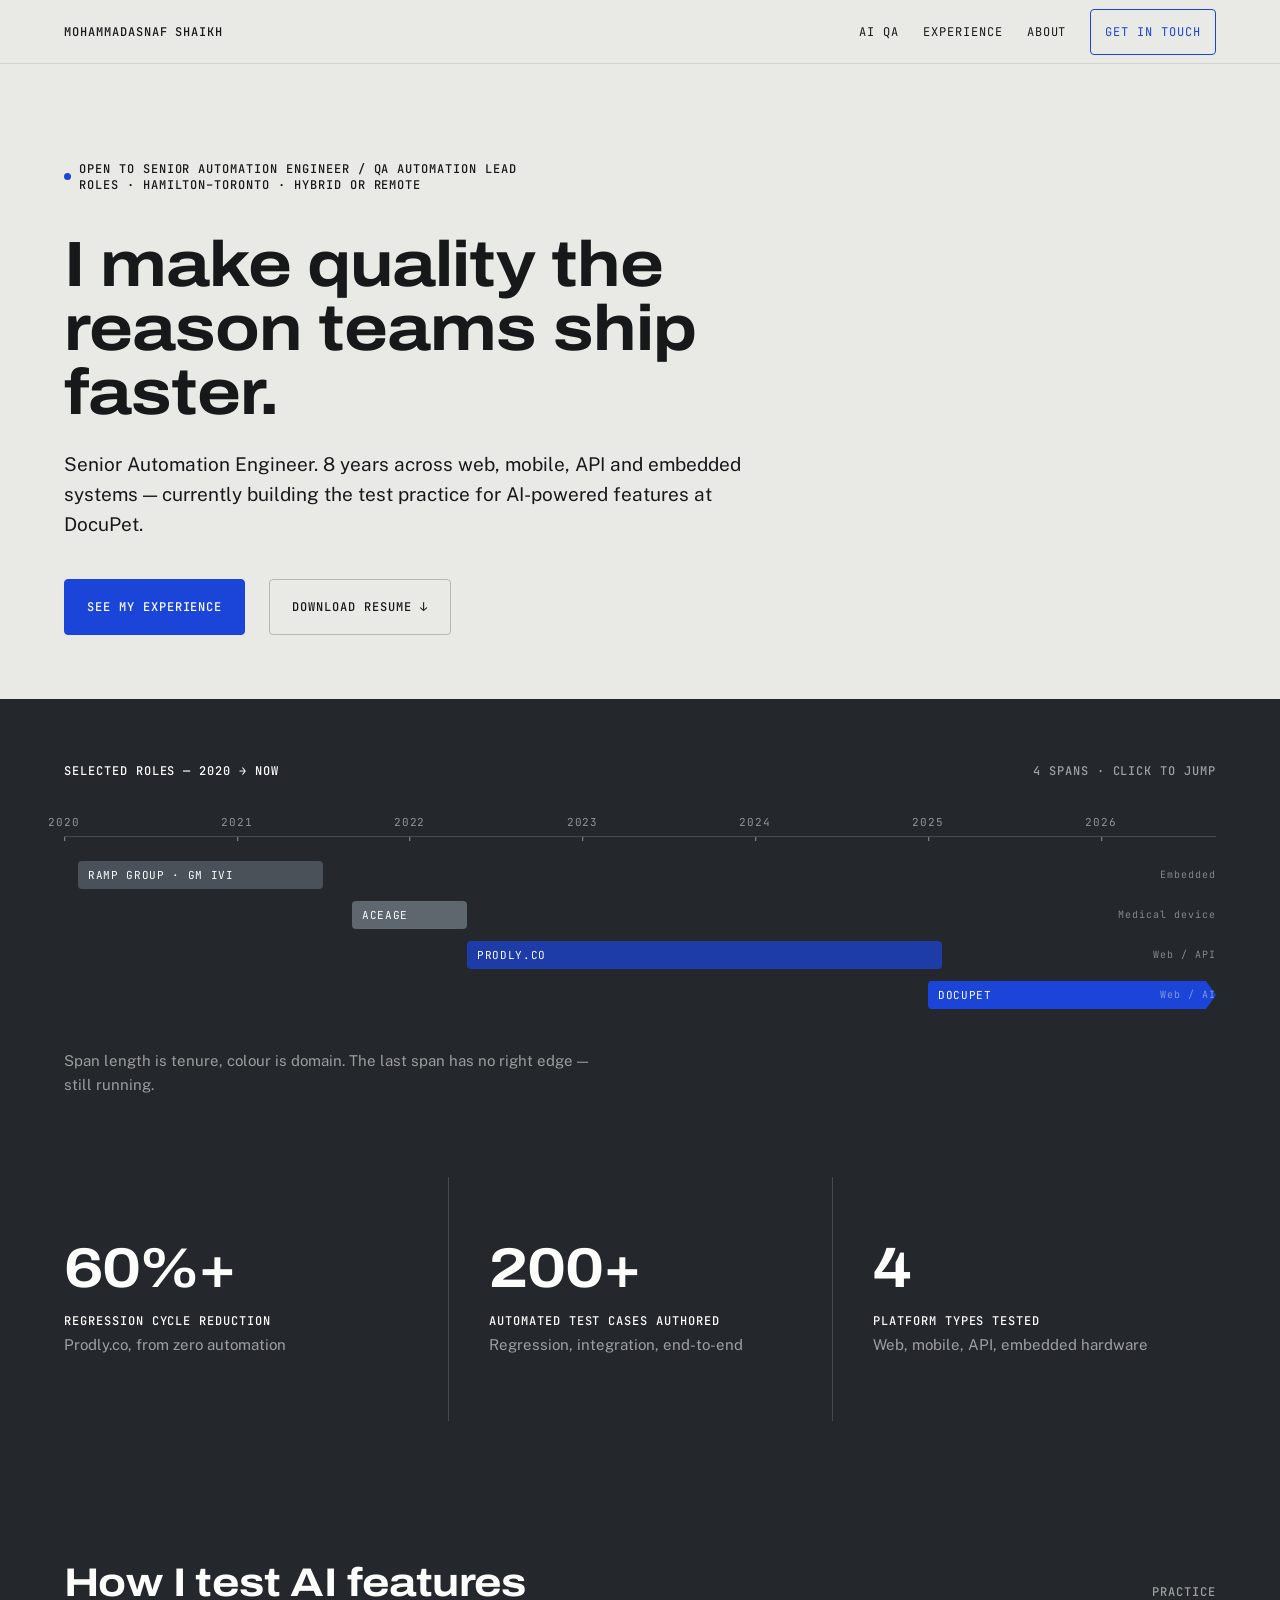
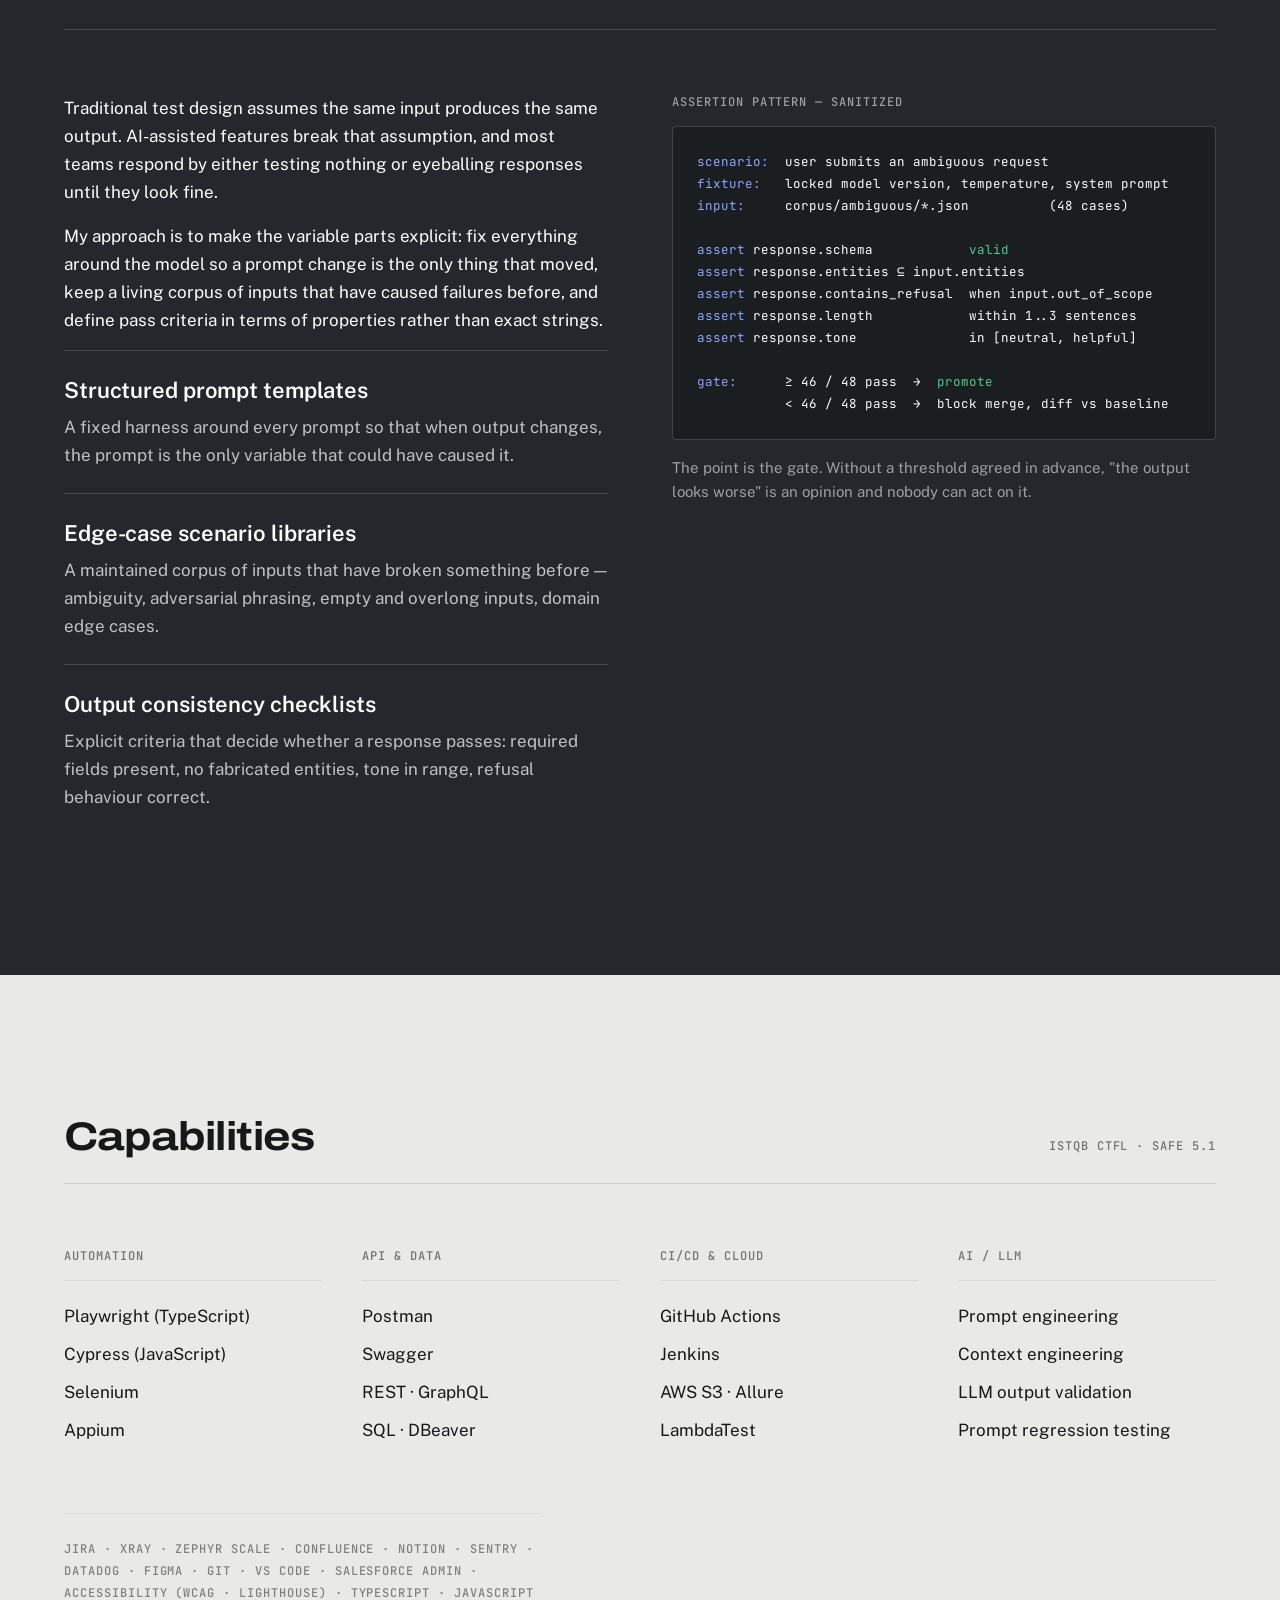
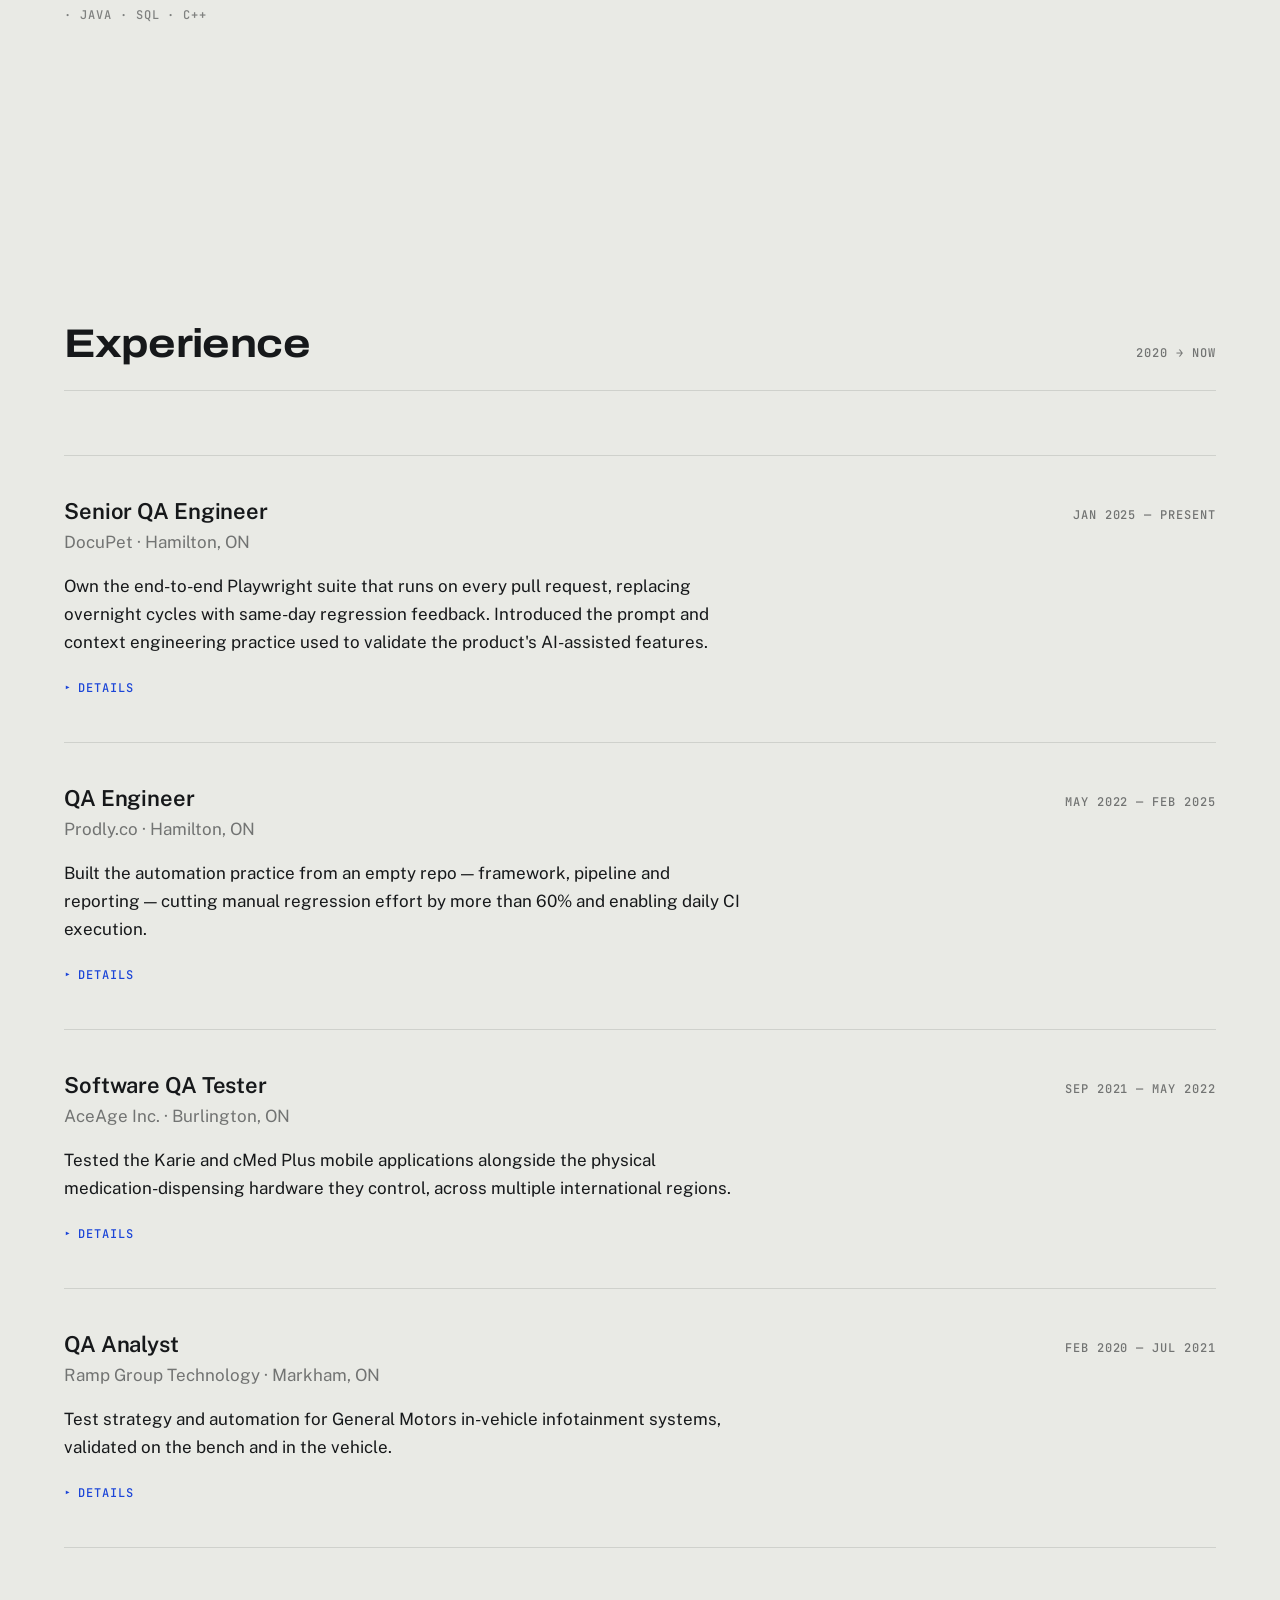
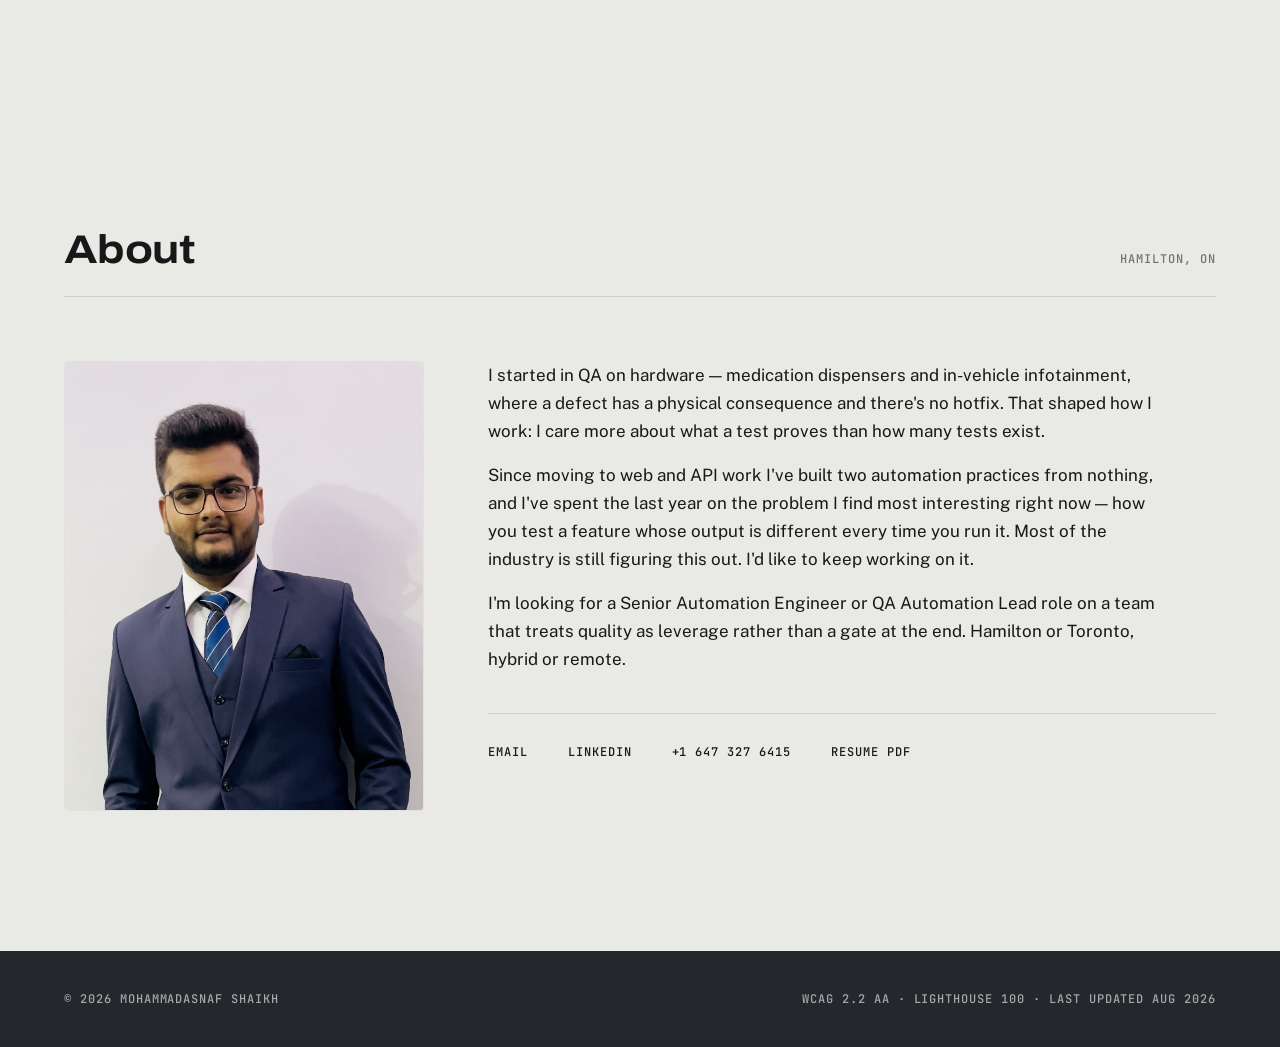
<file: index.html>
<!DOCTYPE html>
<html lang="en">
<head>
<meta charset="utf-8">
<meta name="viewport" content="width=device-width, initial-scale=1">
<title>Mohammadasnaf Shaikh — Senior Automation Engineer</title>
<meta name="description" content="Senior Automation Engineer with 8+ years across web, mobile, API and embedded. Playwright, CI/CD, and QA for AI-powered features.">
<link rel="canonical" href="https://iamasnaf.github.io/">
<meta property="og:image" content="https://iamasnaf.github.io/og-image.png">
<meta name="author" content="Mohammadasnaf Shaikh">
<meta property="og:type" content="website">
<meta property="og:site_name" content="Mohammadasnaf Shaikh">
<meta property="og:title" content="Mohammadasnaf Shaikh — Senior Automation Engineer">
<meta property="og:description" content="8+ years across web, mobile, API and embedded. Playwright, CI/CD, and a working practice for testing AI-powered features.">
<meta property="og:image:width" content="1200">
<meta property="og:image:height" content="630">
<meta property="og:image:alt" content="I make quality the reason teams ship faster — Mohammadasnaf Shaikh, Senior Automation Engineer">
<meta property="og:locale" content="en_CA">

<meta name="twitter:card" content="summary_large_image">
<meta name="twitter:title" content="Mohammadasnaf Shaikh — Senior Automation Engineer">
<meta name="twitter:description" content="8+ years across web, mobile, API and embedded. Playwright, CI/CD, and a working practice for testing AI-powered features.">

<meta name="theme-color" content="#24282C">
<link rel="icon" href="favicon.svg" type="image/svg+xml">
<link rel="preconnect" href="https://fonts.googleapis.com">
<link rel="preconnect" href="https://fonts.gstatic.com" crossorigin>
<link href="https://fonts.googleapis.com/css2?family=Archivo:wdth,wght@62..125,100..900&family=Public+Sans:wght@400;600&family=JetBrains+Mono:wght@400;500&display=swap" rel="stylesheet">
<link rel="stylesheet" href="styles.css">
</head>
<body>

<header class="nav">
  <nav class="nav-inner" aria-label="Main">
    <a class="nav-name" href="#top">Mohammadasnaf Shaikh</a>
    <div class="nav-links">
      <a href="#ai">AI QA</a>
      <a href="#experience">Experience</a>
      <a href="#about">About</a>
      <a class="nav-cta" href="#contact">Get in touch</a>
    </div>
  </nav>
</header>

<main id="top">

  <!-- ========== HERO ========== -->
  <section class="hero wrap">
    <p class="status mono"><span class="dot" aria-hidden="true"></span>Open to Senior Automation Engineer / QA Automation Lead roles · Hamilton–Toronto · Hybrid or remote</p>
    <h1>I make quality the reason teams ship faster.</h1>
    <p class="hero-sub">Senior Automation Engineer. 8 years across web, mobile, API and embedded systems — currently building the test practice for AI-powered features at DocuPet.</p>
    <div class="actions">
      <a class="btn" href="#experience">See my experience</a>
      <a class="btn btn-quiet" href="Mohammadasnaf_Shaikh_Resume.pdf">Download resume ↓</a>
    </div>
  </section>

  <!-- ========== RUN STRIP ========== -->
  <section class="panel strip-panel" aria-labelledby="strip-title">
    <div class="wrap">
      <div class="strip-head">
        <p class="mono" id="strip-title" style="margin:0">Selected roles — 2020 → now</p>
        <p class="mono dim" style="margin:0">4 spans · click to jump</p>
      </div>

      <div class="axis" aria-hidden="true">
        <span class="tick" style="left:0%">2020</span>
        <span class="tick" style="left:15%">2021</span>
        <span class="tick" style="left:30%">2022</span>
        <span class="tick" style="left:45%">2023</span>
        <span class="tick" style="left:60%">2024</span>
        <span class="tick" style="left:75%">2025</span>
        <span class="tick" style="left:90%">2026</span>
      </div>

      <div class="tracks">
        <div class="track">
          <a class="span span-1" href="#role-ramp" style="left:1.25%; width:21.25%"><span>Ramp Group · GM IVI</span></a>
          <span class="track-tag">Embedded</span>
        </div>
        <div class="track">
          <a class="span span-2" href="#role-aceage" style="left:25%; width:10%"><span>AceAge</span></a>
          <span class="track-tag">Medical device</span>
        </div>
        <div class="track">
          <a class="span span-3" href="#role-prodly" style="left:35%; width:41.25%"><span>Prodly.co</span></a>
          <span class="track-tag">Web / API</span>
        </div>
        <div class="track">
          <a class="span span-4" href="#role-docupet" style="left:75%; width:25%"><span>DocuPet</span></a>
          <span class="track-tag">Web / AI</span>
        </div>
      </div>

      <p class="strip-note small">Span length is tenure, colour is domain. The last span has no right edge — still running.</p>
    </div>
  </section>

  <!-- ========== IMPACT ========== -->
  <section class="panel">
    <div class="wrap">
      <div class="impact">
        <div class="impact-cell">
          <p class="impact-num">60%+</p>
          <p class="mono impact-label">Regression cycle reduction</p>
          <p class="small dim" style="margin:0">Prodly.co, from zero automation</p>
        </div>
        <div class="impact-cell">
          <p class="impact-num">200+</p>
          <p class="mono impact-label">Automated test cases authored</p>
          <p class="small dim" style="margin:0">Regression, integration, end-to-end</p>
        </div>
        <div class="impact-cell">
          <p class="impact-num">4</p>
          <p class="mono impact-label">Platform types tested</p>
          <p class="small dim" style="margin:0">Web, mobile, API, embedded hardware</p>
        </div>
      </div>
    </div>
  </section>

  <!-- ========== AI QA ========== -->
  <section class="panel" id="ai">
    <div class="section wrap reveal">
      <div class="section-head">
        <h2>How I test AI features</h2>
        <p class="mono dim" style="margin:0">Practice</p>
      </div>

      <div class="ai-grid">
        <div>
          <p>Traditional test design assumes the same input produces the same output. AI-assisted features break that assumption, and most teams respond by either testing nothing or eyeballing responses until they look fine.</p>
          <p>My approach is to make the variable parts explicit: fix everything around the model so a prompt change is the only thing that moved, keep a living corpus of inputs that have caused failures before, and define pass criteria in terms of properties rather than exact strings.</p>

          <div class="practice">
            <h3>Structured prompt templates</h3>
            <p>A fixed harness around every prompt so that when output changes, the prompt is the only variable that could have caused it.</p>
          </div>
          <div class="practice">
            <h3>Edge-case scenario libraries</h3>
            <p>A maintained corpus of inputs that have broken something before — ambiguity, adversarial phrasing, empty and overlong inputs, domain edge cases.</p>
          </div>
          <div class="practice">
            <h3>Output consistency checklists</h3>
            <p>Explicit criteria that decide whether a response passes: required fields present, no fabricated entities, tone in range, refusal behaviour correct.</p>
          </div>
        </div>

        <div>
          <p class="mono dim" style="margin-bottom:16px">Assertion pattern — sanitized</p>
<pre class="artifact"><span class="k">scenario:</span>  user submits an ambiguous request
<span class="k">fixture:</span>   locked model version, temperature, system prompt
<span class="k">input:</span>     corpus/ambiguous/*.json          (48 cases)

<span class="k">assert</span> response.schema            <span class="ok">valid</span>
<span class="k">assert</span> response.entities ⊆ input.entities
<span class="k">assert</span> response.contains_refusal  when input.out_of_scope
<span class="k">assert</span> response.length            within 1..3 sentences
<span class="k">assert</span> response.tone              in [neutral, helpful]

<span class="k">gate:</span>      ≥ 46 / 48 pass  →  <span class="ok">promote</span>
           &lt; 46 / 48 pass  →  block merge, diff vs baseline</pre>
          <p class="small dim" style="margin-top:16px">The point is the gate. Without a threshold agreed in advance, "the output looks worse" is an opinion and nobody can act on it.</p>
        </div>
      </div>
    </div>
  </section>

  <!-- ========== CAPABILITIES ========== -->
  <section class="section wrap reveal">
    <div class="section-head">
      <h2>Capabilities</h2>
      <p class="mono dim" style="margin:0">ISTQB CTFL · SAFe 5.1</p>
    </div>

    <div class="caps">
      <div class="cap">
        <h3>Automation</h3>
        <ul>
          <li>Playwright (TypeScript)</li>
          <li>Cypress (JavaScript)</li>
          <li>Selenium</li>
          <li>Appium</li>
        </ul>
      </div>
      <div class="cap">
        <h3>API &amp; data</h3>
        <ul>
          <li>Postman</li>
          <li>Swagger</li>
          <li>REST · GraphQL</li>
          <li>SQL · DBeaver</li>
        </ul>
      </div>
      <div class="cap">
        <h3>CI/CD &amp; cloud</h3>
        <ul>
          <li>GitHub Actions</li>
          <li>Jenkins</li>
          <li>AWS S3 · Allure</li>
          <li>LambdaTest</li>
        </ul>
      </div>
      <div class="cap">
        <h3>AI / LLM</h3>
        <ul>
          <li>Prompt engineering</li>
          <li>Context engineering</li>
          <li>LLM output validation</li>
          <li>Prompt regression testing</li>
        </ul>
      </div>
    </div>

    <p class="mono caps-rest">Jira · Xray · Zephyr Scale · Confluence · Notion · Sentry · Datadog · Figma · Git · VS Code · Salesforce Admin · Accessibility (WCAG · Lighthouse) · TypeScript · JavaScript · Java · SQL · C++</p>
  </section>

  <!-- ========== EXPERIENCE ========== -->
  <section class="section wrap reveal" id="experience">
    <div class="section-head">
      <h2>Experience</h2>
      <p class="mono dim" style="margin:0">2020 → now</p>
    </div>

    <article class="role" id="role-docupet">
      <div class="role-top">
        <div>
          <h3>Senior QA Engineer</h3>
          <p class="role-co">DocuPet · Hamilton, ON</p>
        </div>
        <p class="mono dim" style="margin:0">Jan 2025 — Present</p>
      </div>
      <p>Own the end-to-end Playwright suite that runs on every pull request, replacing overnight cycles with same-day regression feedback. Introduced the prompt and context engineering practice used to validate the product's AI-assisted features.</p>
      <details>
        <summary>Details</summary>
        <ul>
          <li>Architected and maintain a Playwright (TypeScript) suite embedded in CI/CD, delivering regression results on every PR.</li>
          <li>Built structured prompt templates, edge-case scenario libraries and LLM output consistency checklists for AI features.</li>
          <li>Authored test plans covering functional, regression, sanity, accessibility (Lighthouse / WCAG) and non-functional testing across LambdaTest real-device environments.</li>
          <li>Led API validation via Postman and Swagger — payload integrity, auth flows, error boundaries and data consistency across QA, Staging and Production.</li>
          <li>Used Sentry for real-time log monitoring, surfacing production-level anomalies pre-release and reducing mean time to resolution.</li>
          <li>Managed the full defect lifecycle in Jira / Xray and maintained the Confluence knowledge base used for onboarding.</li>
        </ul>
      </details>
    </article>

    <article class="role" id="role-prodly">
      <div class="role-top">
        <div>
          <h3>QA Engineer</h3>
          <p class="role-co">Prodly.co · Hamilton, ON</p>
        </div>
        <p class="mono dim" style="margin:0">May 2022 — Feb 2025</p>
      </div>
      <p>Built the automation practice from an empty repo — framework, pipeline and reporting — cutting manual regression effort by more than 60% and enabling daily CI execution.</p>
      <details>
        <summary>Details</summary>
        <ul>
          <li>Built the entire automation framework from scratch in Playwright and Cypress (TypeScript / JavaScript) from a zero-automation baseline.</li>
          <li>Deployed and maintained an AWS S3-hosted Allure reporting pipeline giving stakeholders self-serve visibility into execution trends, flakiness and coverage gaps.</li>
          <li>Applied context engineering to AI-assisted test scenario generation for complex Salesforce features.</li>
          <li>Served as Salesforce System Admin within QA — provisioned test environments, managed permissions, validated data migration accuracy.</li>
          <li>Executed API testing on REST endpoints via Postman and Swagger, validating data correctness, response-time SLAs and error boundaries.</li>
          <li>Used Datadog and DBeaver for log monitoring and SQL-based database validation.</li>
        </ul>
      </details>
    </article>

    <article class="role" id="role-aceage">
      <div class="role-top">
        <div>
          <h3>Software QA Tester</h3>
          <p class="role-co">AceAge Inc. · Burlington, ON</p>
        </div>
        <p class="mono dim" style="margin:0">Sep 2021 — May 2022</p>
      </div>
      <p>Tested the Karie and cMed Plus mobile applications alongside the physical medication-dispensing hardware they control, across multiple international regions.</p>
      <details>
        <summary>Details</summary>
        <ul>
          <li>Tested Android and iOS applications plus hardware dispensing devices across QA, Staging and Production.</li>
          <li>Executed update-path, firmware, regression, sanity, permission and multi-device dispensing tests.</li>
          <li>Caught a critical patient-safety hardware–software sync defect before it reached production.</li>
          <li>Performed API testing on healthcare platform endpoints, verifying prescription data flows and device communication protocols.</li>
        </ul>
      </details>
    </article>

    <article class="role" id="role-ramp">
      <div class="role-top">
        <div>
          <h3>QA Analyst</h3>
          <p class="role-co">Ramp Group Technology · Markham, ON</p>
        </div>
        <p class="mono dim" style="margin:0">Feb 2020 — Jul 2021</p>
      </div>
      <p>Test strategy and automation for General Motors in-vehicle infotainment systems, validated on the bench and in the vehicle.</p>
      <details>
        <summary>Details</summary>
        <ul>
          <li>Developed test strategies covering Bluetooth, CarPlay, Android Auto (wired and wireless), Radio, SiriusXM and media applications.</li>
          <li>Built Java + Selenium + Appium automation targeting Android IVI.</li>
          <li>Performed bench and in-vehicle validation using CAN bus and Intrepid simulated signals.</li>
          <li>Collaborated with GM engineering on HMI usability; structured QA feedback entered the engineering backlog across two model-year updates.</li>
        </ul>
      </details>
    </article>
  </section>

  <!-- ========== ABOUT + CONTACT ========== -->
  <section class="section wrap reveal" id="about">
    <div class="section-head">
      <h2>About</h2>
      <p class="mono dim" style="margin:0">Hamilton, ON</p>
    </div>

    <div class="about">
      <img class="portrait" src="headshot.jpg" alt="Mohammadasnaf Shaikh" width="720" height="900">

      <div>
        <p>I started in QA on hardware — medication dispensers and in-vehicle infotainment, where a defect has a physical consequence and there's no hotfix. That shaped how I work: I care more about what a test proves than how many tests exist.</p>
        <p>Since moving to web and API work I've built two automation practices from nothing, and I've spent the last year on the problem I find most interesting right now — how you test a feature whose output is different every time you run it. Most of the industry is still figuring this out. I'd like to keep working on it.</p>
        <p>I'm looking for a Senior Automation Engineer or QA Automation Lead role on a team that treats quality as leverage rather than a gate at the end. Hamilton or Toronto, hybrid or remote.</p>

        <div class="contact" id="contact">
          <a href="mailto:asnafshaikhpro@gmail.com">Email</a>
          <a href="https://www.linkedin.com/in/mohammadasnaf-shaikh/" target="_blank" rel="noopener">LinkedIn</a>
          <a href="tel:+16473276415">+1 647 327 6415</a>
          <a href="Mohammadasnaf_Shaikh_Resume.pdf">Resume PDF</a>
        </div>
      </div>
    </div>
  </section>

</main>

<footer class="panel footer">
  <div class="footer-inner">
    <p class="mono" style="margin:0">© 2026 Mohammadasnaf Shaikh</p>
    <p class="mono" style="margin:0">WCAG 2.2 AA · Lighthouse 100 · Last updated Aug 2026</p>
  </div>
</footer>

<script>
  (function () {
    var items = document.querySelectorAll('.reveal');
    if (!('IntersectionObserver' in window)) {
      items.forEach(function (el) { el.classList.add('in'); });
      return;
    }
    var io = new IntersectionObserver(function (entries) {
      entries.forEach(function (e) {
        if (e.isIntersecting) { e.target.classList.add('in'); io.unobserve(e.target); }
      });
    }, { rootMargin: '0px 0px -8% 0px', threshold: 0.05 });
    items.forEach(function (el) { io.observe(el); });
  })();
</script>

</body>
</html>
</file>
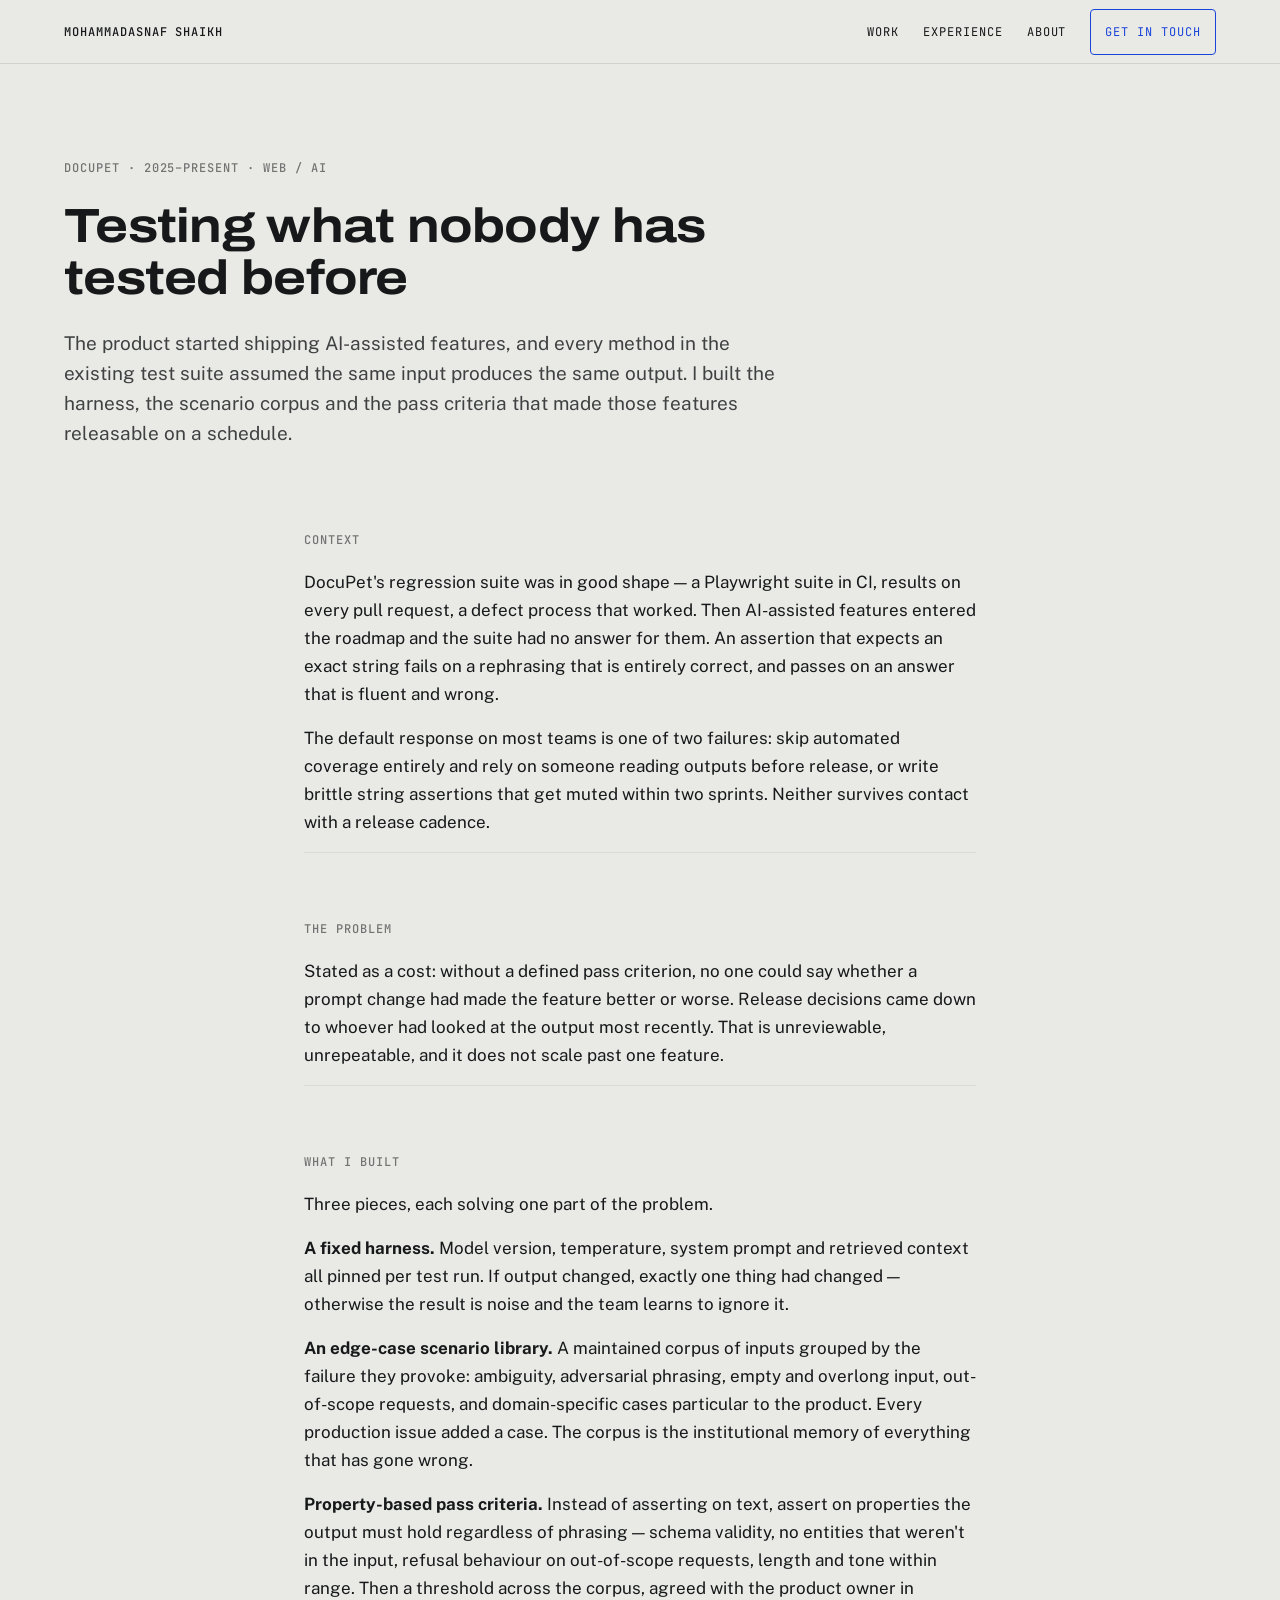
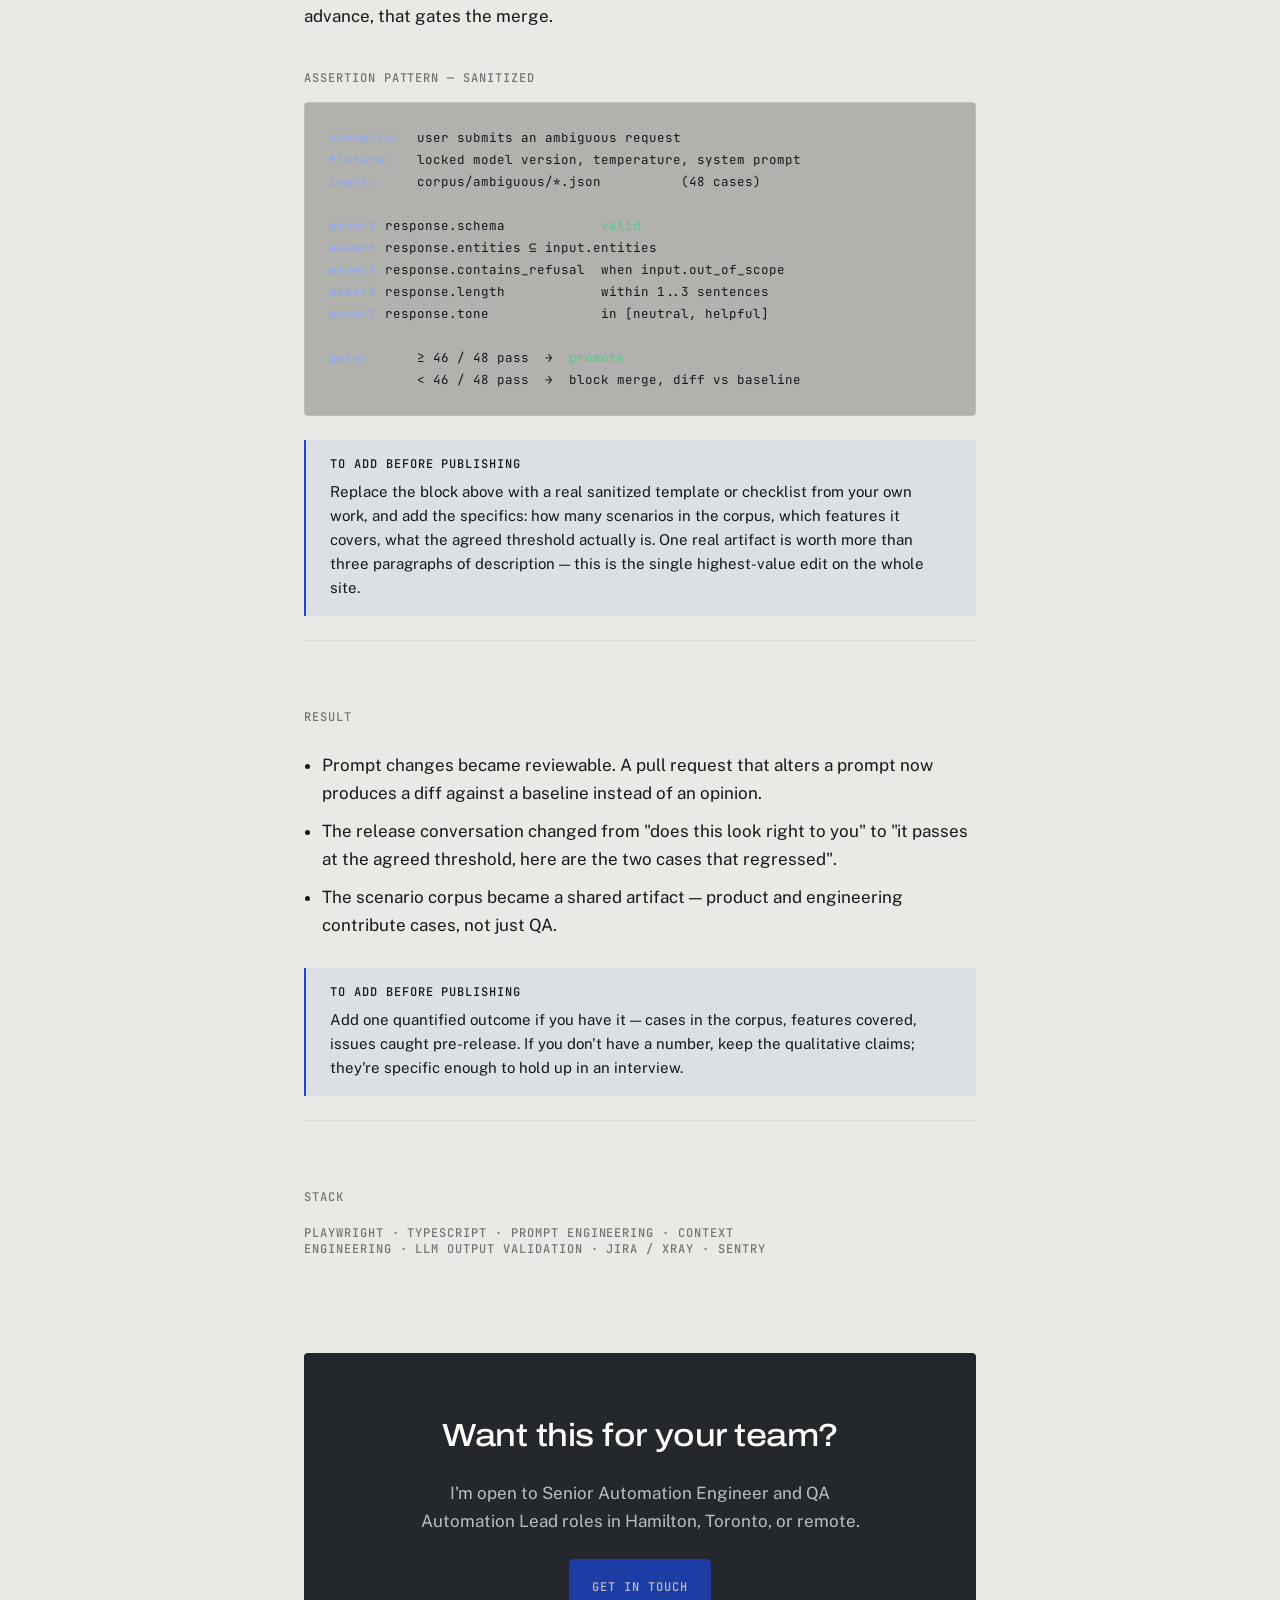
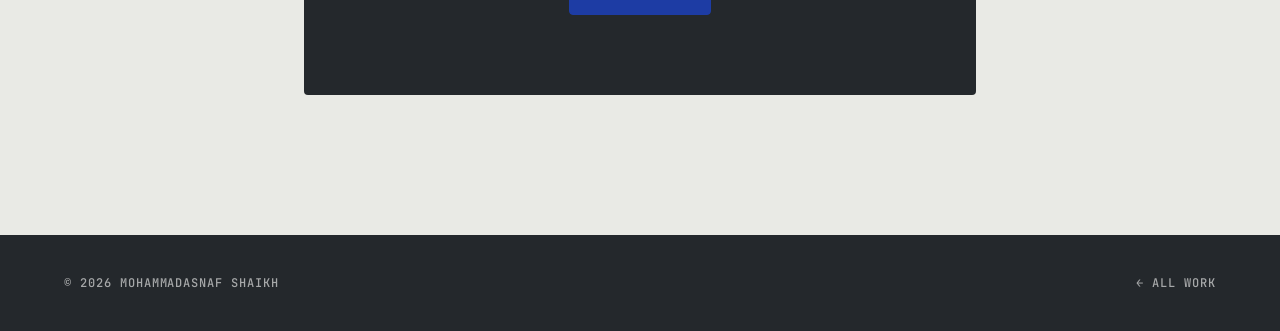
<file: case-ai-qa.html>
<!DOCTYPE html>
<html lang="en">
<head>
<meta charset="utf-8">
<meta name="viewport" content="width=device-width, initial-scale=1">
<title>Testing what nobody has tested before — Mohammadasnaf Shaikh</title>
<meta name="description" content="Building a repeatable QA practice for AI-assisted product features at DocuPet: prompt harnesses, edge-case corpora, and pass criteria for non-deterministic output.">
<link rel="preconnect" href="https://fonts.googleapis.com">
<link rel="preconnect" href="https://fonts.gstatic.com" crossorigin>
<link href="https://fonts.googleapis.com/css2?family=Archivo:wdth,wght@62..125,100..900&family=Public+Sans:wght@400;600&family=JetBrains+Mono:wght@400;500&display=swap" rel="stylesheet">
<link rel="stylesheet" href="styles.css">
</head>
<body>

<header class="nav">
  <nav class="nav-inner" aria-label="Main">
    <a class="nav-name" href="index.html">Mohammadasnaf Shaikh</a>
    <div class="nav-links">
      <a href="index.html#work">Work</a>
      <a href="index.html#experience">Experience</a>
      <a href="index.html#about">About</a>
      <a class="nav-cta" href="index.html#contact">Get in touch</a>
    </div>
  </nav>
</header>

<main>
  <section class="case-hero wrap">
    <p class="mono dim" style="margin:0">DocuPet · 2025–present · Web / AI</p>
    <h1>Testing what nobody has tested before</h1>
    <p class="lede">The product started shipping AI-assisted features, and every method in the existing test suite assumed the same input produces the same output. I built the harness, the scenario corpus and the pass criteria that made those features releasable on a schedule.</p>
  </section>

  <section class="wrap case-body">

    <h2>Context</h2>
    <p>DocuPet's regression suite was in good shape — a Playwright suite in CI, results on every pull request, a defect process that worked. Then AI-assisted features entered the roadmap and the suite had no answer for them. An assertion that expects an exact string fails on a rephrasing that is entirely correct, and passes on an answer that is fluent and wrong.</p>
    <p>The default response on most teams is one of two failures: skip automated coverage entirely and rely on someone reading outputs before release, or write brittle string assertions that get muted within two sprints. Neither survives contact with a release cadence.</p>

    <h2>The problem</h2>
    <p>Stated as a cost: without a defined pass criterion, no one could say whether a prompt change had made the feature better or worse. Release decisions came down to whoever had looked at the output most recently. That is unreviewable, unrepeatable, and it does not scale past one feature.</p>

    <h2>What I built</h2>
    <p>Three pieces, each solving one part of the problem.</p>

    <p><strong>A fixed harness.</strong> Model version, temperature, system prompt and retrieved context all pinned per test run. If output changed, exactly one thing had changed — otherwise the result is noise and the team learns to ignore it.</p>

    <p><strong>An edge-case scenario library.</strong> A maintained corpus of inputs grouped by the failure they provoke: ambiguity, adversarial phrasing, empty and overlong input, out-of-scope requests, and domain-specific cases particular to the product. Every production issue added a case. The corpus is the institutional memory of everything that has gone wrong.</p>

    <p><strong>Property-based pass criteria.</strong> Instead of asserting on text, assert on properties the output must hold regardless of phrasing — schema validity, no entities that weren't in the input, refusal behaviour on out-of-scope requests, length and tone within range. Then a threshold across the corpus, agreed with the product owner in advance, that gates the merge.</p>

    <p class="mono dim" style="margin:40px 0 16px">Assertion pattern — sanitized</p>
<pre class="artifact"><span class="k">scenario:</span>  user submits an ambiguous request
<span class="k">fixture:</span>   locked model version, temperature, system prompt
<span class="k">input:</span>     corpus/ambiguous/*.json          (48 cases)

<span class="k">assert</span> response.schema            <span class="ok">valid</span>
<span class="k">assert</span> response.entities ⊆ input.entities
<span class="k">assert</span> response.contains_refusal  when input.out_of_scope
<span class="k">assert</span> response.length            within 1..3 sentences
<span class="k">assert</span> response.tone              in [neutral, helpful]

<span class="k">gate:</span>      ≥ 46 / 48 pass  →  <span class="ok">promote</span>
           &lt; 46 / 48 pass  →  block merge, diff vs baseline</pre>

    <div class="todo">
      <p class="mono" style="margin-bottom:8px">To add before publishing</p>
      <p class="small">Replace the block above with a real sanitized template or checklist from your own work, and add the specifics: how many scenarios in the corpus, which features it covers, what the agreed threshold actually is. One real artifact is worth more than three paragraphs of description — this is the single highest-value edit on the whole site.</p>
    </div>

    <h2>Result</h2>
    <ul>
      <li>Prompt changes became reviewable. A pull request that alters a prompt now produces a diff against a baseline instead of an opinion.</li>
      <li>The release conversation changed from "does this look right to you" to "it passes at the agreed threshold, here are the two cases that regressed".</li>
      <li>The scenario corpus became a shared artifact — product and engineering contribute cases, not just QA.</li>
    </ul>

    <div class="todo">
      <p class="mono" style="margin-bottom:8px">To add before publishing</p>
      <p class="small">Add one quantified outcome if you have it — cases in the corpus, features covered, issues caught pre-release. If you don't have a number, keep the qualitative claims; they're specific enough to hold up in an interview.</p>
    </div>

    <h2>Stack</h2>
    <p class="mono dim">Playwright · TypeScript · Prompt engineering · Context engineering · LLM output validation · Jira / Xray · Sentry</p>

    <div class="cta-block">
      <h2>Want this for your team?</h2>
      <p>I'm open to Senior Automation Engineer and QA Automation Lead roles in Hamilton, Toronto, or remote.</p>
      <p style="margin-top:24px"><a class="btn" href="mailto:asnafshaikhpro@gmail.com">Get in touch</a></p>
    </div>
  </section>
</main>

<footer class="panel footer">
  <div class="footer-inner">
    <p class="mono" style="margin:0">© 2026 Mohammadasnaf Shaikh</p>
    <p class="mono" style="margin:0"><a href="index.html" style="text-decoration:none">← All work</a></p>
  </div>
</footer>

</body>
</html>
</file>
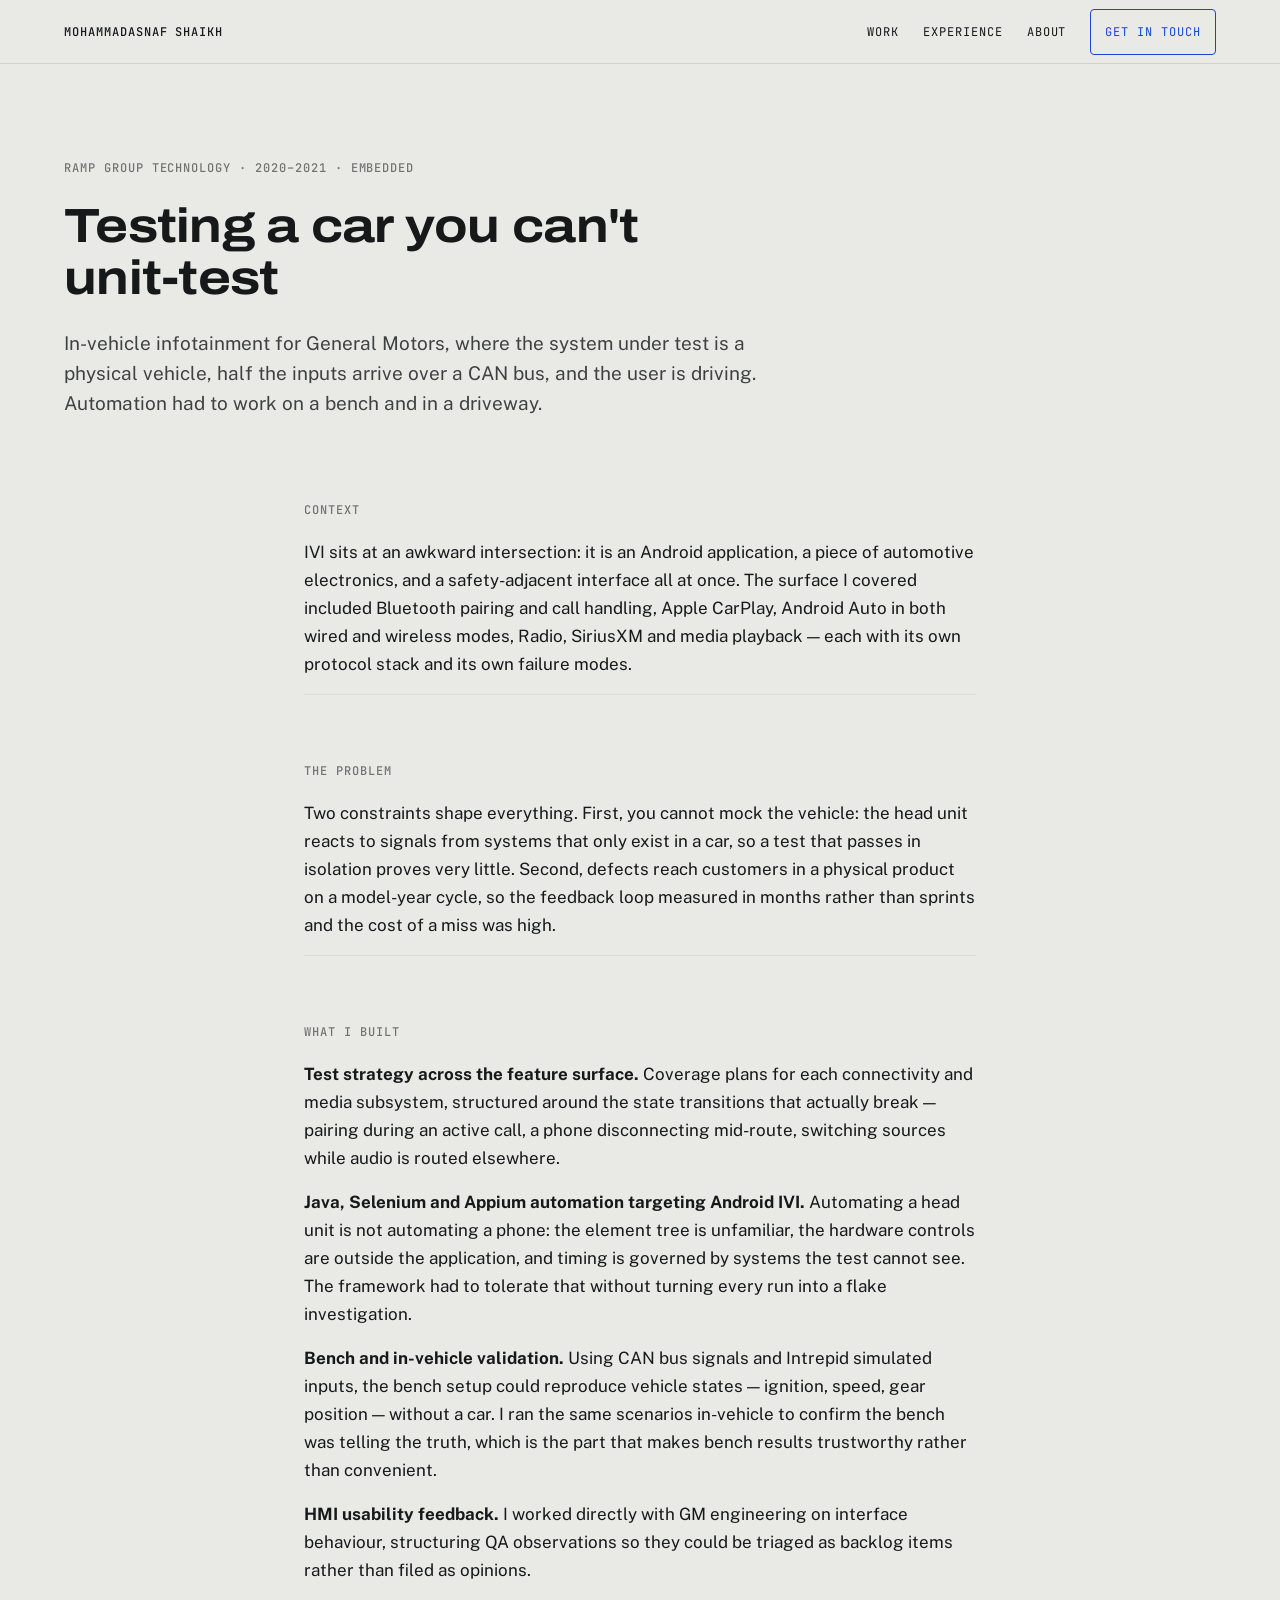
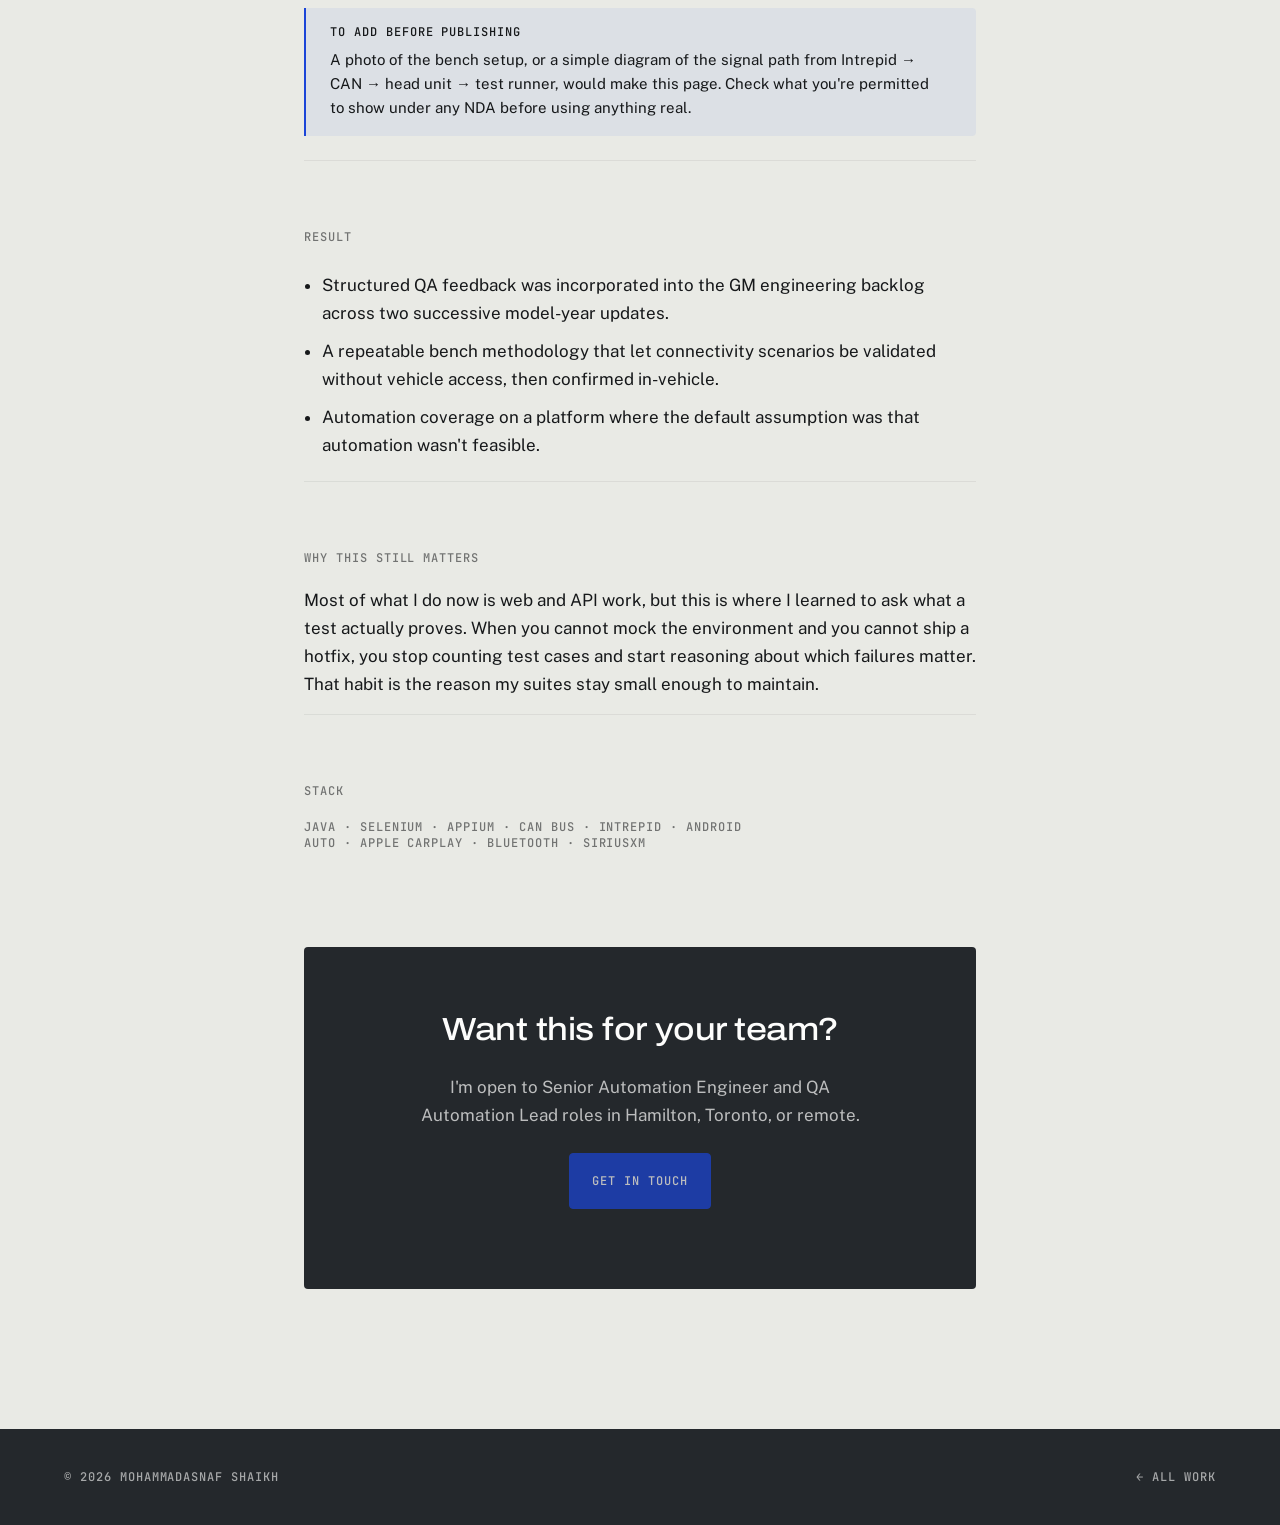
<file: case-ivi.html>
<!DOCTYPE html>
<html lang="en">
<head>
<meta charset="utf-8">
<meta name="viewport" content="width=device-width, initial-scale=1">
<title>Testing a car you can't unit-test — Mohammadasnaf Shaikh</title>
<meta name="description" content="Test strategy and Java/Selenium/Appium automation for General Motors in-vehicle infotainment, validated on the bench and in the vehicle over CAN bus.">
<link rel="preconnect" href="https://fonts.googleapis.com">
<link rel="preconnect" href="https://fonts.gstatic.com" crossorigin>
<link href="https://fonts.googleapis.com/css2?family=Archivo:wdth,wght@62..125,100..900&family=Public+Sans:wght@400;600&family=JetBrains+Mono:wght@400;500&display=swap" rel="stylesheet">
<link rel="stylesheet" href="styles.css">
</head>
<body>

<header class="nav">
  <nav class="nav-inner" aria-label="Main">
    <a class="nav-name" href="index.html">Mohammadasnaf Shaikh</a>
    <div class="nav-links">
      <a href="index.html#work">Work</a>
      <a href="index.html#experience">Experience</a>
      <a href="index.html#about">About</a>
      <a class="nav-cta" href="index.html#contact">Get in touch</a>
    </div>
  </nav>
</header>

<main>
  <section class="case-hero wrap">
    <p class="mono dim" style="margin:0">Ramp Group Technology · 2020–2021 · Embedded</p>
    <h1>Testing a car you can't unit-test</h1>
    <p class="lede">In-vehicle infotainment for General Motors, where the system under test is a physical vehicle, half the inputs arrive over a CAN bus, and the user is driving. Automation had to work on a bench and in a driveway.</p>
  </section>

  <section class="wrap case-body">

    <h2>Context</h2>
    <p>IVI sits at an awkward intersection: it is an Android application, a piece of automotive electronics, and a safety-adjacent interface all at once. The surface I covered included Bluetooth pairing and call handling, Apple CarPlay, Android Auto in both wired and wireless modes, Radio, SiriusXM and media playback — each with its own protocol stack and its own failure modes.</p>

    <h2>The problem</h2>
    <p>Two constraints shape everything. First, you cannot mock the vehicle: the head unit reacts to signals from systems that only exist in a car, so a test that passes in isolation proves very little. Second, defects reach customers in a physical product on a model-year cycle, so the feedback loop measured in months rather than sprints and the cost of a miss was high.</p>

    <h2>What I built</h2>
    <p><strong>Test strategy across the feature surface.</strong> Coverage plans for each connectivity and media subsystem, structured around the state transitions that actually break — pairing during an active call, a phone disconnecting mid-route, switching sources while audio is routed elsewhere.</p>

    <p><strong>Java, Selenium and Appium automation targeting Android IVI.</strong> Automating a head unit is not automating a phone: the element tree is unfamiliar, the hardware controls are outside the application, and timing is governed by systems the test cannot see. The framework had to tolerate that without turning every run into a flake investigation.</p>

    <p><strong>Bench and in-vehicle validation.</strong> Using CAN bus signals and Intrepid simulated inputs, the bench setup could reproduce vehicle states — ignition, speed, gear position — without a car. I ran the same scenarios in-vehicle to confirm the bench was telling the truth, which is the part that makes bench results trustworthy rather than convenient.</p>

    <p><strong>HMI usability feedback.</strong> I worked directly with GM engineering on interface behaviour, structuring QA observations so they could be triaged as backlog items rather than filed as opinions.</p>

    <div class="todo">
      <p class="mono" style="margin-bottom:8px">To add before publishing</p>
      <p class="small">A photo of the bench setup, or a simple diagram of the signal path from Intrepid → CAN → head unit → test runner, would make this page. Check what you're permitted to show under any NDA before using anything real.</p>
    </div>

    <h2>Result</h2>
    <ul>
      <li>Structured QA feedback was incorporated into the GM engineering backlog across two successive model-year updates.</li>
      <li>A repeatable bench methodology that let connectivity scenarios be validated without vehicle access, then confirmed in-vehicle.</li>
      <li>Automation coverage on a platform where the default assumption was that automation wasn't feasible.</li>
    </ul>

    <h2>Why this still matters</h2>
    <p>Most of what I do now is web and API work, but this is where I learned to ask what a test actually proves. When you cannot mock the environment and you cannot ship a hotfix, you stop counting test cases and start reasoning about which failures matter. That habit is the reason my suites stay small enough to maintain.</p>

    <h2>Stack</h2>
    <p class="mono dim">Java · Selenium · Appium · CAN bus · Intrepid · Android Auto · Apple CarPlay · Bluetooth · SiriusXM</p>

    <div class="cta-block">
      <h2>Want this for your team?</h2>
      <p>I'm open to Senior Automation Engineer and QA Automation Lead roles in Hamilton, Toronto, or remote.</p>
      <p style="margin-top:24px"><a class="btn" href="mailto:asnafshaikhpro@gmail.com">Get in touch</a></p>
    </div>
  </section>
</main>

<footer class="panel footer">
  <div class="footer-inner">
    <p class="mono" style="margin:0">© 2026 Mohammadasnaf Shaikh</p>
    <p class="mono" style="margin:0"><a href="index.html" style="text-decoration:none">← All work</a></p>
  </div>
</footer>

</body>
</html>
</file>
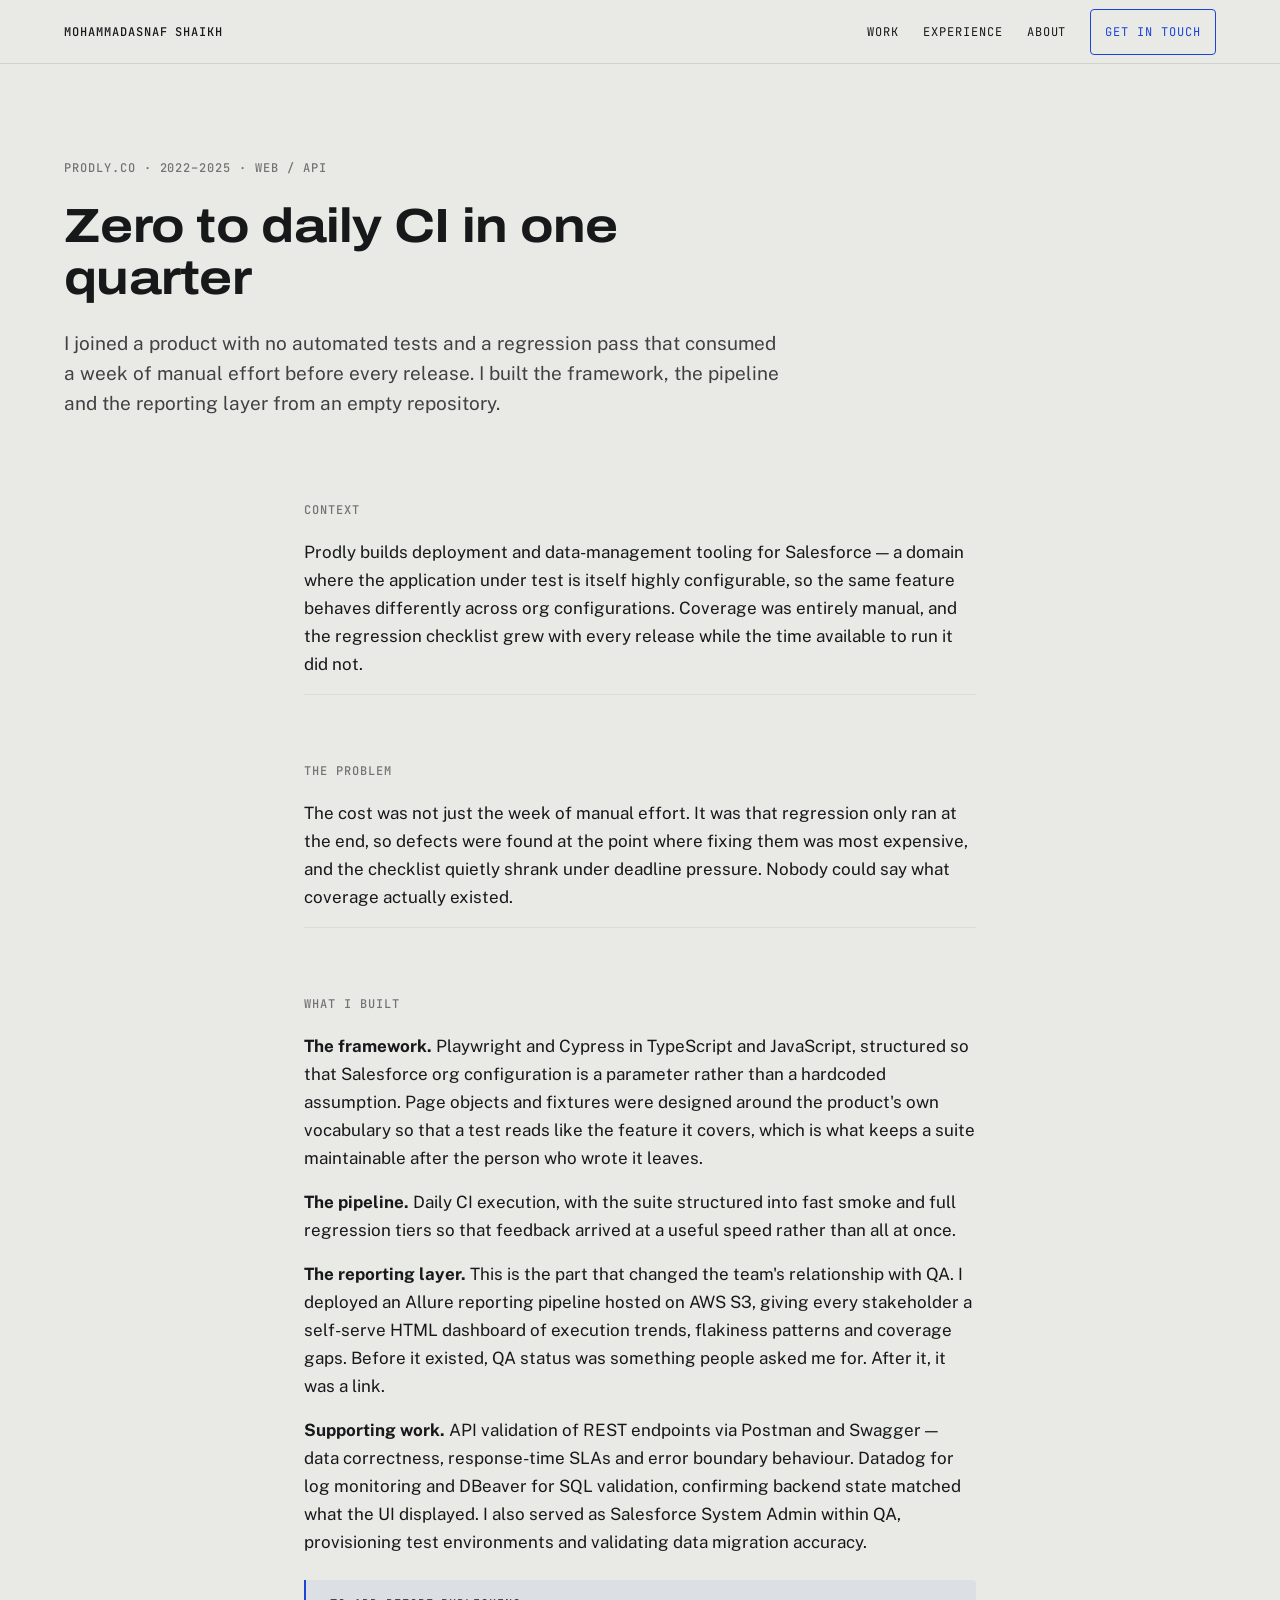
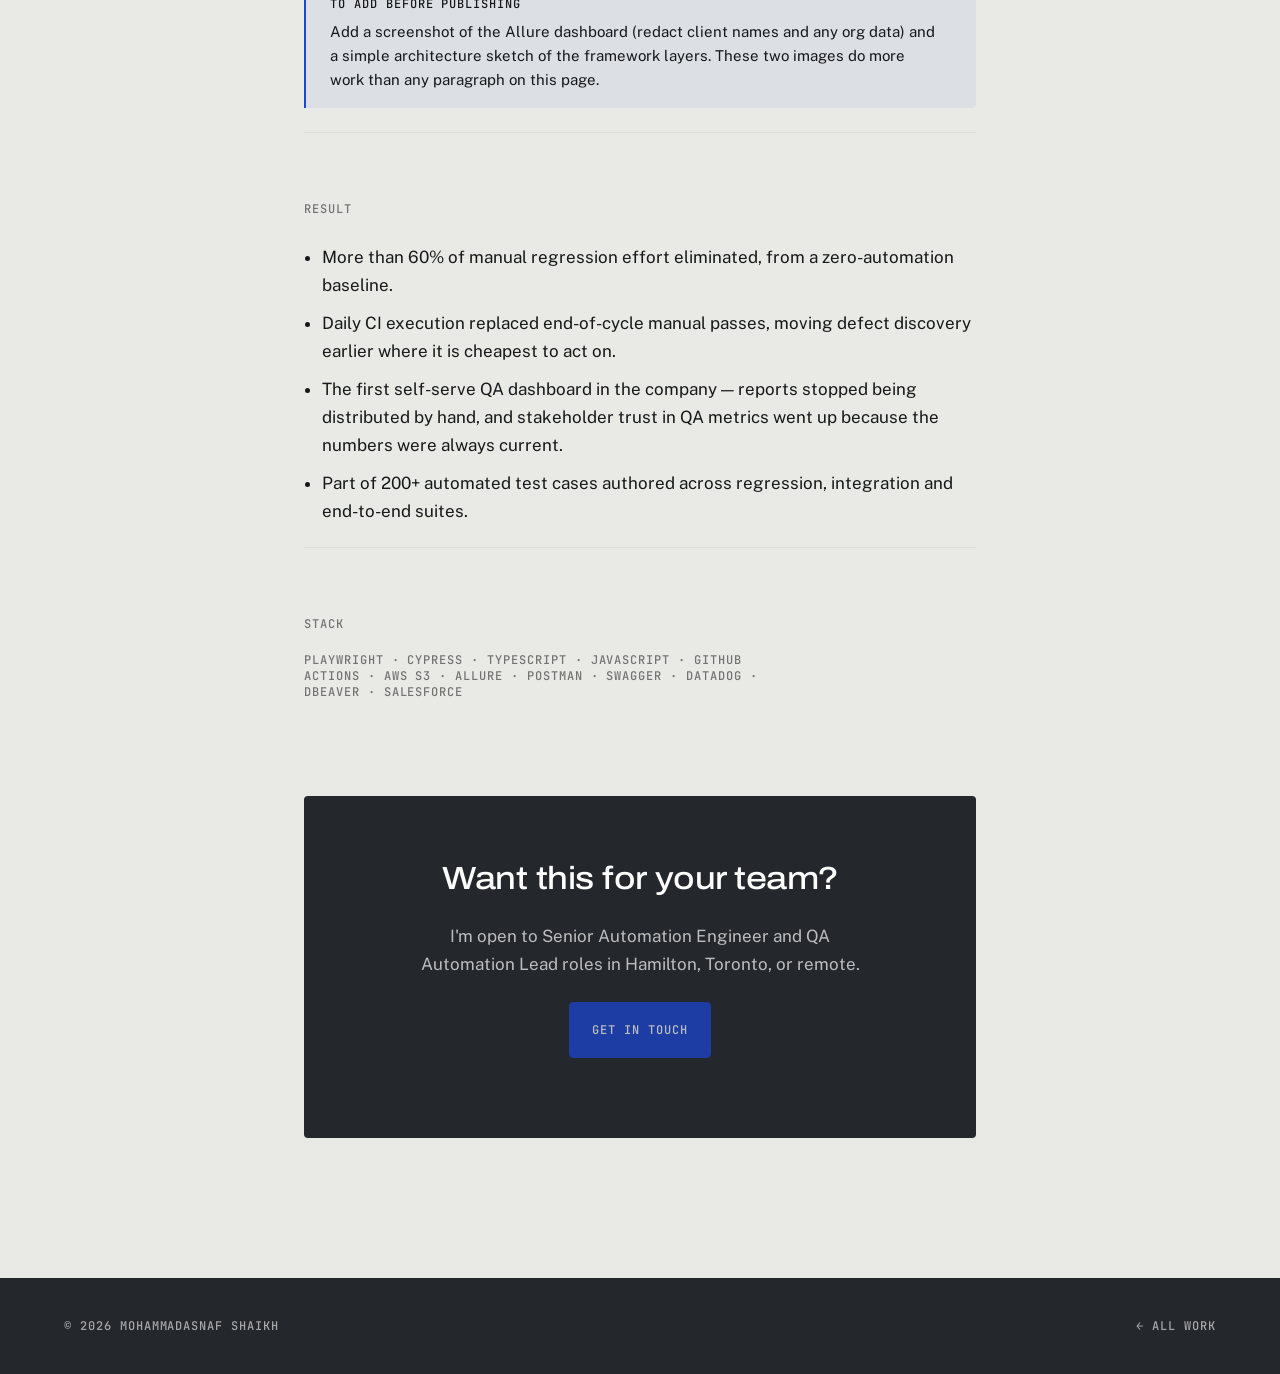
<file: case-zero-to-ci.html>
<!DOCTYPE html>
<html lang="en">
<head>
<meta charset="utf-8">
<meta name="viewport" content="width=device-width, initial-scale=1">
<title>Zero to daily CI in one quarter — Mohammadasnaf Shaikh</title>
<meta name="description" content="Building an automation framework, CI pipeline and self-serve reporting layer from an empty repo at Prodly.co — cutting manual regression effort by 60%.">
<link rel="preconnect" href="https://fonts.googleapis.com">
<link rel="preconnect" href="https://fonts.gstatic.com" crossorigin>
<link href="https://fonts.googleapis.com/css2?family=Archivo:wdth,wght@62..125,100..900&family=Public+Sans:wght@400;600&family=JetBrains+Mono:wght@400;500&display=swap" rel="stylesheet">
<link rel="stylesheet" href="styles.css">
</head>
<body>

<header class="nav">
  <nav class="nav-inner" aria-label="Main">
    <a class="nav-name" href="index.html">Mohammadasnaf Shaikh</a>
    <div class="nav-links">
      <a href="index.html#work">Work</a>
      <a href="index.html#experience">Experience</a>
      <a href="index.html#about">About</a>
      <a class="nav-cta" href="index.html#contact">Get in touch</a>
    </div>
  </nav>
</header>

<main>
  <section class="case-hero wrap">
    <p class="mono dim" style="margin:0">Prodly.co · 2022–2025 · Web / API</p>
    <h1>Zero to daily CI in one quarter</h1>
    <p class="lede">I joined a product with no automated tests and a regression pass that consumed a week of manual effort before every release. I built the framework, the pipeline and the reporting layer from an empty repository.</p>
  </section>

  <section class="wrap case-body">

    <h2>Context</h2>
    <p>Prodly builds deployment and data-management tooling for Salesforce — a domain where the application under test is itself highly configurable, so the same feature behaves differently across org configurations. Coverage was entirely manual, and the regression checklist grew with every release while the time available to run it did not.</p>

    <h2>The problem</h2>
    <p>The cost was not just the week of manual effort. It was that regression only ran at the end, so defects were found at the point where fixing them was most expensive, and the checklist quietly shrank under deadline pressure. Nobody could say what coverage actually existed.</p>

    <h2>What I built</h2>
    <p><strong>The framework.</strong> Playwright and Cypress in TypeScript and JavaScript, structured so that Salesforce org configuration is a parameter rather than a hardcoded assumption. Page objects and fixtures were designed around the product's own vocabulary so that a test reads like the feature it covers, which is what keeps a suite maintainable after the person who wrote it leaves.</p>

    <p><strong>The pipeline.</strong> Daily CI execution, with the suite structured into fast smoke and full regression tiers so that feedback arrived at a useful speed rather than all at once.</p>

    <p><strong>The reporting layer.</strong> This is the part that changed the team's relationship with QA. I deployed an Allure reporting pipeline hosted on AWS S3, giving every stakeholder a self-serve HTML dashboard of execution trends, flakiness patterns and coverage gaps. Before it existed, QA status was something people asked me for. After it, it was a link.</p>

    <p><strong>Supporting work.</strong> API validation of REST endpoints via Postman and Swagger — data correctness, response-time SLAs and error boundary behaviour. Datadog for log monitoring and DBeaver for SQL validation, confirming backend state matched what the UI displayed. I also served as Salesforce System Admin within QA, provisioning test environments and validating data migration accuracy.</p>

    <div class="todo">
      <p class="mono" style="margin-bottom:8px">To add before publishing</p>
      <p class="small">Add a screenshot of the Allure dashboard (redact client names and any org data) and a simple architecture sketch of the framework layers. These two images do more work than any paragraph on this page.</p>
    </div>

    <h2>Result</h2>
    <ul>
      <li>More than 60% of manual regression effort eliminated, from a zero-automation baseline.</li>
      <li>Daily CI execution replaced end-of-cycle manual passes, moving defect discovery earlier where it is cheapest to act on.</li>
      <li>The first self-serve QA dashboard in the company — reports stopped being distributed by hand, and stakeholder trust in QA metrics went up because the numbers were always current.</li>
      <li>Part of 200+ automated test cases authored across regression, integration and end-to-end suites.</li>
    </ul>

    <h2>Stack</h2>
    <p class="mono dim">Playwright · Cypress · TypeScript · JavaScript · GitHub Actions · AWS S3 · Allure · Postman · Swagger · Datadog · DBeaver · Salesforce</p>

    <div class="cta-block">
      <h2>Want this for your team?</h2>
      <p>I'm open to Senior Automation Engineer and QA Automation Lead roles in Hamilton, Toronto, or remote.</p>
      <p style="margin-top:24px"><a class="btn" href="mailto:asnafshaikhpro@gmail.com">Get in touch</a></p>
    </div>
  </section>
</main>

<footer class="panel footer">
  <div class="footer-inner">
    <p class="mono" style="margin:0">© 2026 Mohammadasnaf Shaikh</p>
    <p class="mono" style="margin:0"><a href="index.html" style="text-decoration:none">← All work</a></p>
  </div>
</footer>

</body>
</html>
</file>
<file: styles.css>
/* ============================================================
   mohammadasnaf.com — diagnostic readout
   Tokens per design spec. Six colours, three faces, one accent.
   ============================================================ */

:root {
  --bench:    #E9EAE5;
  --card:     #FDFDFC;
  --ink:      #16181A;
  --graphite: #24282C;
  --cobalt:   #1B45D8;
  --verify:   #0F7B4F;
  --flag:     #B3261E;

  --hairline: rgba(22, 24, 26, 0.12);
  --hairline-strong: rgba(22, 24, 26, 0.24);
  --hairline-dark: rgba(253, 253, 252, 0.16);

  --display: "Archivo", "Helvetica Neue", Arial, sans-serif;
  --body: "Public Sans", -apple-system, BlinkMacSystemFont, "Segoe UI", sans-serif;
  --mono: "JetBrains Mono", ui-monospace, SFMono-Regular, Menlo, monospace;

  --s1: 4px;  --s2: 8px;   --s3: 16px;  --s4: 24px;
  --s5: 40px; --s6: 64px;  --s7: 96px;  --s8: 140px;

  --maxw: 1200px;
  --gutter: 24px;
  --radius: 4px;
}

/* ---------- reset ---------- */

*, *::before, *::after { box-sizing: border-box; }

html { scroll-behavior: smooth; scroll-padding-top: 88px; }

body {
  margin: 0;
  background: var(--bench);
  color: var(--ink);
  font-family: var(--body);
  font-size: 17px;
  line-height: 28px;
  font-weight: 400;
  -webkit-font-smoothing: antialiased;
  text-rendering: optimizeLegibility;
}

img { max-width: 100%; display: block; }

a { color: inherit; }

:focus-visible {
  outline: 2px solid var(--cobalt);
  outline-offset: 2px;
  border-radius: 2px;
}

/* ---------- type ---------- */

h1, h2, h3 { margin: 0; font-weight: 700; }

h1, h2 {
  font-family: var(--display);
  font-variation-settings: "wdth" 115;
  letter-spacing: -0.015em;
}

h1 { font-size: 64px; line-height: 64px; }
h2 { font-size: 40px; line-height: 44px; }

h3 {
  font-family: var(--body);
  font-size: 22px;
  line-height: 30px;
  font-weight: 600;
  letter-spacing: -0.005em;
}

p { margin: 0 0 var(--s3); max-width: 68ch; }

.small { font-size: 15px; line-height: 24px; }

.mono {
  font-family: var(--mono);
  font-size: 12px;
  line-height: 16px;
  font-weight: 500;
  letter-spacing: 0.08em;
  text-transform: uppercase;
}

.dim { opacity: 0.56; }

/* ---------- layout ---------- */

.wrap {
  max-width: var(--maxw);
  margin: 0 auto;
  padding-inline: var(--gutter);
}

.section { padding-block: var(--s8); }

.section-head {
  display: flex;
  align-items: baseline;
  justify-content: space-between;
  gap: var(--s4);
  padding-bottom: var(--s4);
  margin-bottom: var(--s6);
  border-bottom: 1px solid var(--hairline);
}

.panel {
  background: var(--graphite);
  color: var(--card);
}

.panel .section-head { border-bottom-color: var(--hairline-dark); }

/* ---------- nav ---------- */

.nav {
  position: sticky;
  top: 0;
  z-index: 50;
  height: 64px;
  background: rgba(233, 234, 229, 0.86);
  backdrop-filter: blur(8px);
  -webkit-backdrop-filter: blur(8px);
  border-bottom: 1px solid var(--hairline);
}

.nav-inner {
  max-width: var(--maxw);
  margin: 0 auto;
  padding-inline: var(--gutter);
  height: 100%;
  display: flex;
  align-items: center;
  justify-content: space-between;
  gap: var(--s4);
}

.nav-name {
  font-family: var(--mono);
  font-size: 12px;
  letter-spacing: 0.08em;
  text-transform: uppercase;
  text-decoration: none;
  font-weight: 500;
}

.nav-links {
  display: flex;
  align-items: center;
  gap: var(--s4);
}

.nav-links a {
  font-family: var(--mono);
  font-size: 12px;
  letter-spacing: 0.08em;
  text-transform: uppercase;
  text-decoration: none;
  padding-block: 4px;
  position: relative;
}

.nav-links a::after {
  content: "";
  position: absolute;
  left: 0; bottom: 0;
  width: 100%; height: 1px;
  background: var(--cobalt);
  transform: scaleX(0);
  transform-origin: left;
  transition: transform 120ms ease-out;
}

.nav-links a:hover::after { transform: scaleX(1); }

.nav-cta {
  border: 1px solid var(--cobalt);
  color: var(--cobalt);
  border-radius: var(--radius);
  padding: 8px 14px !important;
  transition: background 120ms ease-out, color 120ms ease-out;
}

.nav-cta::after { display: none; }
.nav-cta:hover { background: var(--cobalt); color: var(--card); }

/* ---------- hero ---------- */

.hero { padding-top: var(--s7); padding-bottom: var(--s6); }

.status {
  display: inline-flex;
  align-items: center;
  gap: var(--s2);
  margin-bottom: var(--s5);
}

.dot {
  width: 7px; height: 7px;
  border-radius: 50%;
  background: var(--cobalt);
  flex: none;
}

.hero h1 { max-width: 15ch; margin-bottom: var(--s4); }

.hero-sub {
  font-size: 19px;
  line-height: 30px;
  max-width: 58ch;
  margin-bottom: var(--s5);
}

.actions { display: flex; align-items: center; gap: var(--s4); flex-wrap: wrap; }

.btn {
  display: inline-block;
  background: var(--cobalt);
  color: var(--card);
  text-decoration: none;
  border: 1px solid var(--cobalt);
  border-radius: var(--radius);
  padding: 13px 22px;
  font-family: var(--mono);
  font-size: 12px;
  font-weight: 500;
  letter-spacing: 0.08em;
  text-transform: uppercase;
  transition: transform 120ms ease-out, background 120ms ease-out;
}

.btn:hover { background: #1638b4; transform: translateY(-1px); }

.btn-quiet {
  background: transparent;
  color: var(--ink);
  border-color: var(--hairline-strong);
}

.btn-quiet:hover { background: transparent; border-color: var(--ink); }

/* ---------- run strip ---------- */

.strip-panel { padding-block: var(--s6); }

.strip-head {
  display: flex;
  align-items: baseline;
  justify-content: space-between;
  gap: var(--s4);
  margin-bottom: var(--s5);
}

.axis {
  position: relative;
  height: 18px;
  border-bottom: 1px solid var(--hairline-dark);
  margin-bottom: var(--s4);
}

.tick {
  position: absolute;
  bottom: 0;
  transform: translateX(-50%);
  font-family: var(--mono);
  font-size: 11px;
  letter-spacing: 0.08em;
  opacity: 0.5;
}

.tick::after {
  content: "";
  position: absolute;
  left: 50%; bottom: -5px;
  width: 1px; height: 4px;
  background: currentColor;
}

.tracks { display: flex; flex-direction: column; gap: 12px; }

.track { position: relative; height: 28px; }

.span {
  position: absolute;
  top: 0;
  height: 28px;
  border-radius: var(--radius);
  display: flex;
  align-items: center;
  padding-inline: 10px;
  gap: 8px;
  text-decoration: none;
  color: var(--card);
  font-family: var(--mono);
  font-size: 11px;
  letter-spacing: 0.06em;
  text-transform: uppercase;
  white-space: nowrap;
  overflow: hidden;
  transform: scaleX(0);
  transform-origin: left center;
  animation: draw 900ms cubic-bezier(0.2, 0.7, 0.3, 1) both;
  transition: filter 120ms ease-out;
}

.span:hover { filter: brightness(1.18); }

.span span { transform-origin: left; }

@keyframes draw { to { transform: scaleX(1); } }

.span-1 { background: #4A5158; animation-delay: 0ms; }
.span-2 { background: #5E666E; animation-delay: 80ms; }
.span-3 { background: rgba(27, 69, 216, 0.72); animation-delay: 160ms; }
.span-4 {
  background: var(--cobalt);
  animation-delay: 240ms;
  border-top-right-radius: 0;
  border-bottom-right-radius: 0;
  clip-path: polygon(0 0, calc(100% - 10px) 0, 100% 50%, calc(100% - 10px) 100%, 0 100%);
}

.track-tag {
  position: absolute;
  right: 0;
  top: 50%;
  transform: translateY(-50%);
  font-family: var(--mono);
  font-size: 10px;
  letter-spacing: 0.1em;
  opacity: 0.45;
  pointer-events: none;
}

.strip-note { margin-top: var(--s5); opacity: 0.55; max-width: 60ch; }

/* ---------- impact ---------- */

.impact { display: grid; grid-template-columns: repeat(3, 1fr); }

.impact-cell {
  padding: var(--s6) var(--s5);
  border-left: 1px solid var(--hairline-dark);
}

.impact-cell:first-child { border-left: 0; padding-left: 0; }

.impact-num {
  font-family: var(--display);
  font-variation-settings: "wdth" 115;
  font-weight: 700;
  font-size: 56px;
  line-height: 56px;
  letter-spacing: -0.02em;
  margin-bottom: var(--s3);
}

.impact-label { margin-bottom: var(--s1); }

/* ---------- work cards ---------- */

.cards { display: flex; flex-direction: column; gap: var(--s4); }

.card {
  display: block;
  background: var(--card);
  border: 1px solid var(--hairline);
  border-radius: var(--radius);
  padding: var(--s5);
  text-decoration: none;
  transition: transform 120ms ease-out, border-color 120ms ease-out;
}

.card:hover {
  transform: translateY(-2px);
  border-color: var(--hairline-strong);
}

.card-top {
  display: flex;
  justify-content: space-between;
  gap: var(--s4);
  margin-bottom: var(--s4);
}

.card h3 { margin-bottom: var(--s2); max-width: 24ch; }

.card p { margin-bottom: var(--s4); }

.metric {
  display: inline-flex;
  align-items: center;
  gap: var(--s2);
  color: var(--verify);
  font-family: var(--mono);
  font-size: 12px;
  font-weight: 500;
  letter-spacing: 0.08em;
  text-transform: uppercase;
  margin-bottom: var(--s5);
}

.card-foot {
  display: flex;
  justify-content: space-between;
  align-items: baseline;
  gap: var(--s4);
  padding-top: var(--s4);
  border-top: 1px solid var(--hairline);
}

.stack { opacity: 0.5; }

.read {
  color: var(--cobalt);
  white-space: nowrap;
  font-family: var(--mono);
  font-size: 12px;
  font-weight: 500;
  letter-spacing: 0.08em;
  text-transform: uppercase;
}

/* ---------- ai section ---------- */

.ai-grid {
  display: grid;
  grid-template-columns: 1fr 1fr;
  gap: var(--s6);
  align-items: start;
}

.practice {
  padding-top: var(--s4);
  border-top: 1px solid var(--hairline-dark);
  margin-bottom: var(--s4);
}

.practice h3 { margin-bottom: var(--s2); }
.practice p { opacity: 0.72; margin: 0; }

.artifact {
  background: rgba(0, 0, 0, 0.24);
  border: 1px solid var(--hairline-dark);
  border-radius: var(--radius);
  padding: var(--s4);
  font-family: var(--mono);
  font-size: 12.5px;
  line-height: 22px;
  letter-spacing: 0;
  text-transform: none;
  white-space: pre-wrap;
  overflow-x: auto;
  margin: 0;
}

.artifact .k { color: #8FA6F5; }
.artifact .ok { color: #5BC48D; }

/* ---------- capabilities ---------- */

.caps {
  display: grid;
  grid-template-columns: repeat(4, 1fr);
  gap: var(--s5);
}

.cap h3 {
  font-family: var(--mono);
  font-size: 12px;
  line-height: 16px;
  font-weight: 500;
  letter-spacing: 0.08em;
  text-transform: uppercase;
  padding-bottom: var(--s3);
  margin-bottom: var(--s3);
  border-bottom: 1px solid var(--hairline);
  opacity: 0.56;
}

.cap ul { list-style: none; margin: 0; padding: 0; }
.cap li { padding-block: 5px; }

.caps-rest {
  margin-top: var(--s6);
  padding-top: var(--s4);
  border-top: 1px solid var(--hairline);
  opacity: 0.5;
  line-height: 22px;
}

/* ---------- experience ---------- */

.role {
  padding-block: var(--s5);
  border-top: 1px solid var(--hairline);
}

.role:last-child { border-bottom: 1px solid var(--hairline); }

.role-top {
  display: flex;
  justify-content: space-between;
  align-items: baseline;
  gap: var(--s4);
  margin-bottom: var(--s3);
}

.role h3 { margin-bottom: 2px; }
.role-co { opacity: 0.56; }
.role p { margin-bottom: 0; }

details { margin-top: var(--s3); }

summary {
  cursor: pointer;
  list-style: none;
  color: var(--cobalt);
  font-family: var(--mono);
  font-size: 12px;
  font-weight: 500;
  letter-spacing: 0.08em;
  text-transform: uppercase;
  display: inline-flex;
  align-items: center;
  gap: 6px;
}

summary::-webkit-details-marker { display: none; }
summary::before { content: "▸"; transition: transform 120ms ease-out; }
details[open] summary::before { transform: rotate(90deg); }

details ul {
  margin: var(--s3) 0 0;
  padding-left: 18px;
  max-width: 68ch;
}

details li { padding-block: 4px; }

/* ---------- about ---------- */

.about {
  display: grid;
  grid-template-columns: 360px 1fr;
  gap: var(--s6);
  align-items: start;
}

.portrait {
  width: 100%;
  height: auto;
  aspect-ratio: 4 / 5;
  object-fit: cover;
  object-position: center 30%;
  border-radius: var(--radius);
  background: var(--card);
  border: 1px solid var(--hairline);
}

.contact {
  display: flex;
  flex-wrap: wrap;
  gap: var(--s5);
  margin-top: var(--s5);
  padding-top: var(--s4);
  border-top: 1px solid var(--hairline);
}

.contact a {
  text-decoration: none;
  font-family: var(--mono);
  font-size: 12px;
  font-weight: 500;
  letter-spacing: 0.08em;
  text-transform: uppercase;
  position: relative;
}

.contact a::after {
  content: "";
  position: absolute;
  left: 0; bottom: -3px;
  width: 100%; height: 1px;
  background: var(--cobalt);
  transform: scaleX(0);
  transform-origin: left;
  transition: transform 120ms ease-out;
}

.contact a:hover { color: var(--cobalt); }
.contact a:hover::after { transform: scaleX(1); }

/* ---------- footer ---------- */

.footer { padding-block: var(--s5); }

.footer-inner {
  max-width: var(--maxw);
  margin: 0 auto;
  padding-inline: var(--gutter);
  display: flex;
  justify-content: space-between;
  gap: var(--s4);
  flex-wrap: wrap;
  opacity: 0.6;
}

/* ---------- case study pages ---------- */

.case-hero { padding-top: var(--s7); padding-bottom: var(--s6); }
.case-hero h1 { font-size: 48px; line-height: 52px; max-width: 20ch; margin-block: var(--s4); }

.lede { font-size: 19px; line-height: 30px; max-width: 60ch; opacity: 0.8; }

.case-body {
  max-width: 720px;
  padding-bottom: var(--s8);
}

.case-body h2 {
  font-size: 15px;
  line-height: 24px;
  font-family: var(--mono);
  font-variation-settings: normal;
  font-weight: 500;
  font-size: 12px;
  letter-spacing: 0.08em;
  text-transform: uppercase;
  opacity: 0.56;
  padding-top: var(--s6);
  margin-bottom: var(--s3);
  border-top: 1px solid var(--hairline);
}

.case-body h2:first-child { padding-top: 0; border-top: 0; }

.case-body ul { padding-left: 18px; max-width: 68ch; }
.case-body li { padding-block: 5px; }

.todo {
  background: rgba(27, 69, 216, 0.06);
  border-left: 2px solid var(--cobalt);
  border-radius: 0 var(--radius) var(--radius) 0;
  padding: var(--s3) var(--s4);
  margin-block: var(--s4);
}

.todo p { margin: 0; }

.cta-block {
  background: var(--graphite);
  color: var(--card);
  border-radius: var(--radius);
  padding: var(--s6) var(--s5);
  margin-top: var(--s7);
  text-align: center;
}

.cta-block h2 {
  font-family: var(--display);
  font-variation-settings: "wdth" 115;
  font-size: 32px;
  line-height: 38px;
  letter-spacing: -0.015em;
  text-transform: none;
  opacity: 1;
  border-top: 0;
  padding-top: 0;
  margin-bottom: var(--s4);
}

.cta-block p { max-width: 46ch; margin-inline: auto; opacity: 0.7; }

/* ---------- scroll reveal ---------- */

.reveal {
  opacity: 0;
  transform: translateY(12px);
  transition: opacity 240ms ease-out, transform 240ms ease-out;
}

.reveal.in { opacity: 1; transform: none; }

/* ---------- responsive ---------- */

@media (max-width: 1000px) {
  :root { --s8: 80px; --s7: 64px; }

  h1 { font-size: 44px; line-height: 48px; }
  h2 { font-size: 32px; line-height: 38px; }

  .ai-grid, .about { grid-template-columns: 1fr; gap: var(--s5); }
  .caps { grid-template-columns: repeat(2, 1fr); }
  .about { max-width: 520px; }
  .impact-num { font-size: 44px; line-height: 46px; }
}

@media (max-width: 700px) {
  :root { --gutter: 16px; --s8: 64px; --s7: 48px; }

  body { font-size: 16px; line-height: 26px; }

  h1 { font-size: 36px; line-height: 40px; }
  h2 { font-size: 28px; line-height: 32px; }
  h3 { font-size: 20px; line-height: 28px; }

  .mono { font-size: 11px; }

  .nav-links a:not(.nav-cta) { display: none; }

  .hero-sub { font-size: 17px; line-height: 28px; }
  .case-hero h1 { font-size: 32px; line-height: 36px; }

  .impact { grid-template-columns: 1fr; }
  .impact-cell {
    border-left: 0;
    border-top: 1px solid var(--hairline-dark);
    padding: var(--s5) 0;
  }
  .impact-cell:first-child { border-top: 0; padding-top: 0; }

  .caps { grid-template-columns: 1fr; gap: var(--s4); }

  .card { padding: var(--s4); }
  .card-top, .card-foot, .role-top, .strip-head { flex-direction: column; gap: var(--s2); }
  .card-foot { align-items: flex-start; }

  .contact { flex-direction: column; gap: var(--s3); }
  .contact a { align-self: flex-start; }

  /* run strip → vertical rows */
  .axis { display: none; }
  .track { height: auto; }
  .span {
    position: static;
    width: 100% !important;
    left: auto !important;
    height: auto;
    padding: 10px;
    justify-content: space-between;
    clip-path: none;
    border-radius: var(--radius);
    white-space: normal;
  }
}

@media (prefers-reduced-motion: reduce) {
  html { scroll-behavior: auto; }
  *, *::before, *::after {
    animation-duration: 0.01ms !important;
    animation-delay: 0ms !important;
    transition-duration: 0.01ms !important;
  }
  .span { transform: none; }
  .reveal { opacity: 1; transform: none; }
}
</file>
